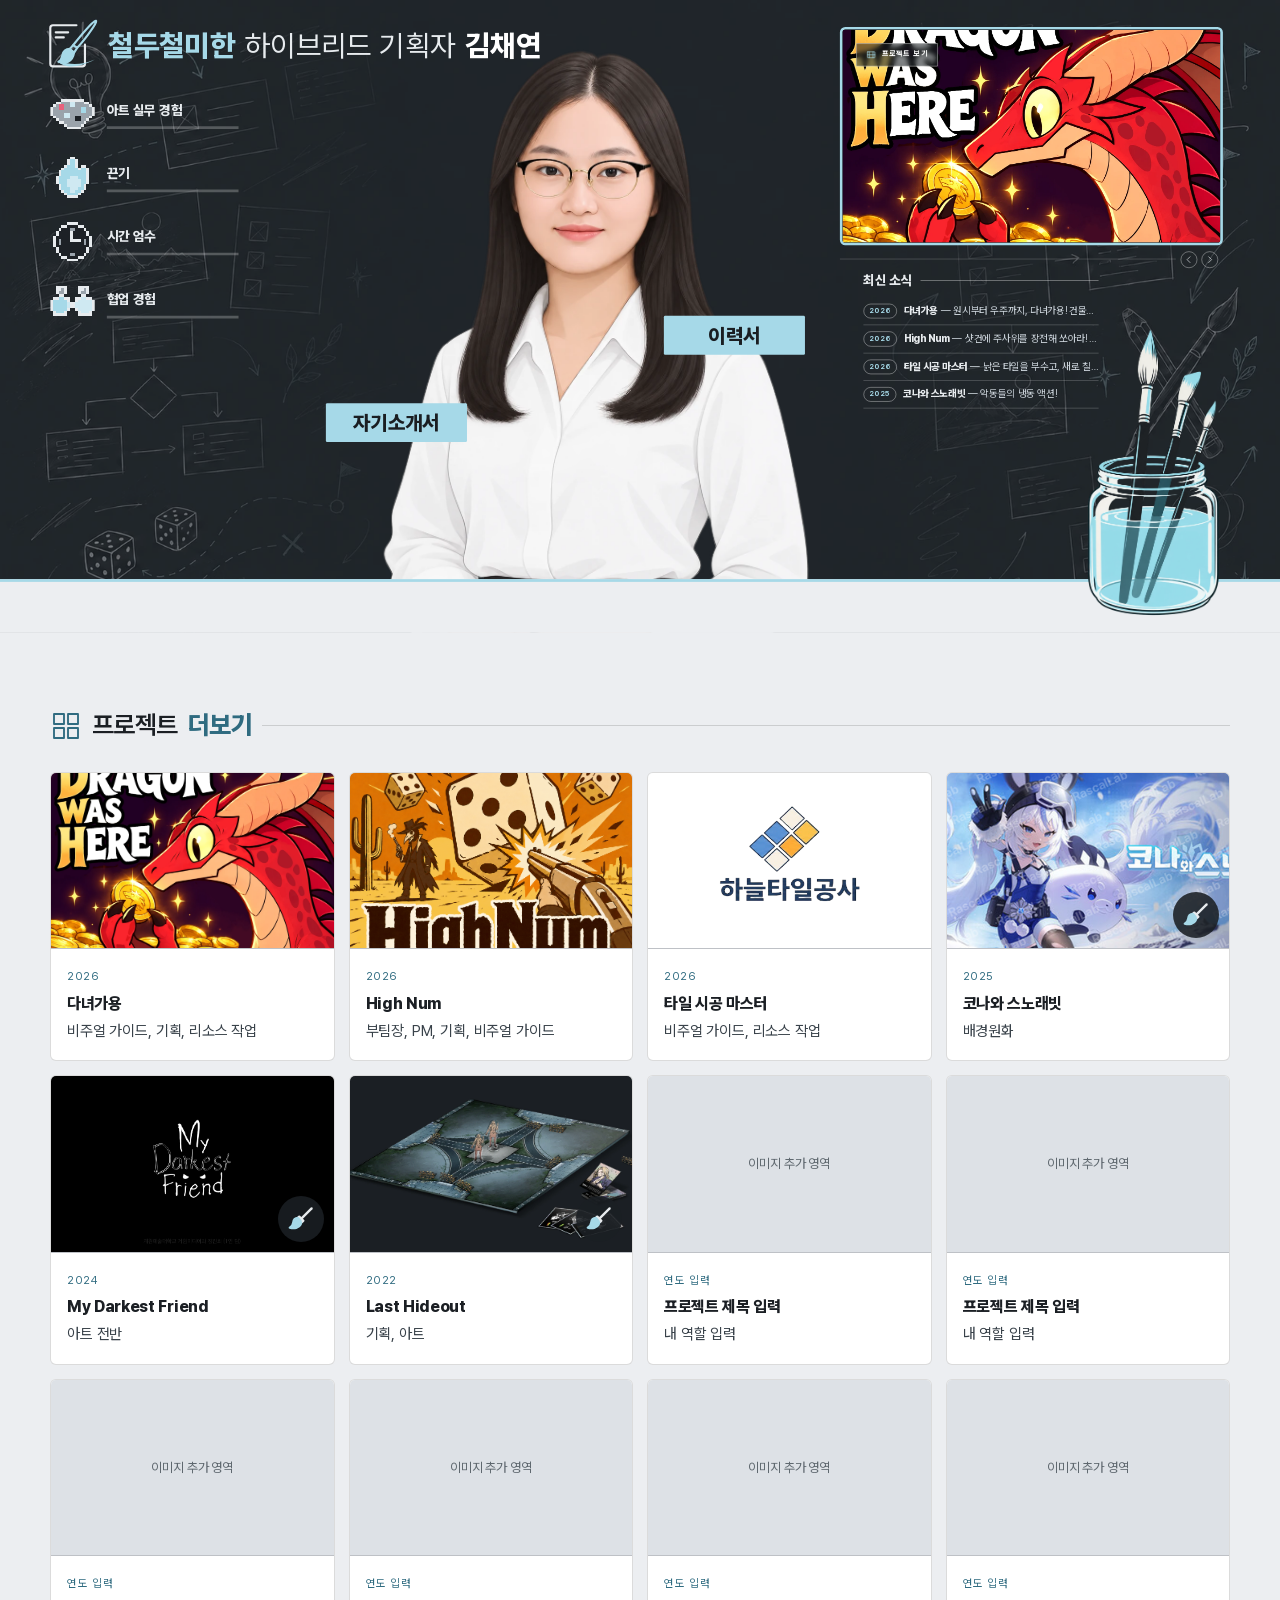
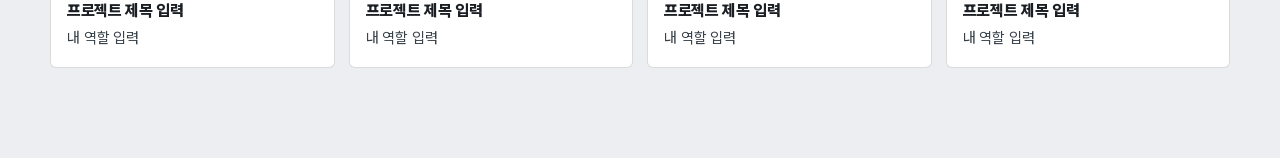
<file: index.html>
<!doctype html>
<html lang="ko">
<head>
  <meta charset="utf-8">
  <meta name="viewport" content="width=device-width,initial-scale=1,viewport-fit=cover">
  <meta name="theme-color" content="#23272c">
  <title>김채연 | 게임 기획자</title>
  <link rel="stylesheet" href="assets/style.css">
</head>
<body>
<a class="skip" href="#main">본문 바로가기</a>


<main id="main" class="hero-wrap">
  <section class="frame">
    <!-- 피그마 1905x942 캔버스를 그대로 옮긴 무대. 좌표는 assets/style.css 참고 -->
    <div class="stage-fx" id="stage-fx">
      <img class="fx-bg" src="assets/images/hero-bg.webp" alt="" aria-hidden="true">

      <div class="fx-head">
        <span class="fx-ico" data-ico="hybrid"></span>
        <p class="fx-t1">철두철미한</p>
        <p class="fx-t2">하이브리드 기획자</p>
        <p class="fx-t3">김채연</p>
      </div>

      <ul class="fx-spec" id="spec-list"></ul>

      <a class="fx-portrait" href="resume.html" aria-label="이력서 보기">
        <img src="assets/images/portrait.webp" alt="" aria-hidden="true">
      </a>
      <!-- 초상화 곁의 바로가기 상자 두 개 -->
      <a class="fx-go fx-go-cover" href="cover-letter.html">자기소개서</a>
      <a class="fx-go fx-go-resume" href="resume.html">이력서</a>
      <!-- 바닥 선 아래를 덮어 그림 밑동을 잘라 주는 띠 (피그마의 #23272c 1905x80) -->
      <div class="fx-mask"></div>
      <div class="fx-ground"></div>

      <div class="fx-screen">
        <div class="screen" id="stage"></div>
        <a class="nav-label" id="stage-link" href="project.html" data-ico="film">프로젝트 보기</a>
      </div>

      <div class="fx-rail"></div>
      <div class="fx-arrows">
        <button type="button" class="arrow" data-dir="-1" aria-label="이전 프로젝트">
          <svg viewBox="0 0 24 24" aria-hidden="true"><path d="M15 4 7 12l8 8"/></svg>
        </button>
        <button type="button" class="arrow" data-dir="1" aria-label="다음 프로젝트">
          <svg viewBox="0 0 24 24" aria-hidden="true"><path d="M9 4l8 8-8 8"/></svg>
        </button>
      </div>

      <!-- 최신 소식 — 프로젝트를 최신순으로 한 줄씩, 누르면 그 프로젝트로 -->
      <div class="fx-news">
        <h2 class="fx-news-title">최신 소식</h2>
        <ul class="fx-news-list" id="news-list"></ul>
      </div>

      <img class="fx-brush" src="assets/images/brush-jar.webp" alt="" aria-hidden="true">
      <div class="fx-panel" id="spec-panel" hidden></div>
    </div>
  </section>

  <section class="more on-light" id="projects">
    <div class="wrap">
      <h2 class="more-title" data-ico="grid">프로젝트 <b>더보기</b></h2>
      <div class="proj-grid" id="project-grid"></div>
    </div>
  </section>
</main>

<script src="assets/data.js"></script>
<script src="assets/app.js"></script>
</body>
</html>
</file>
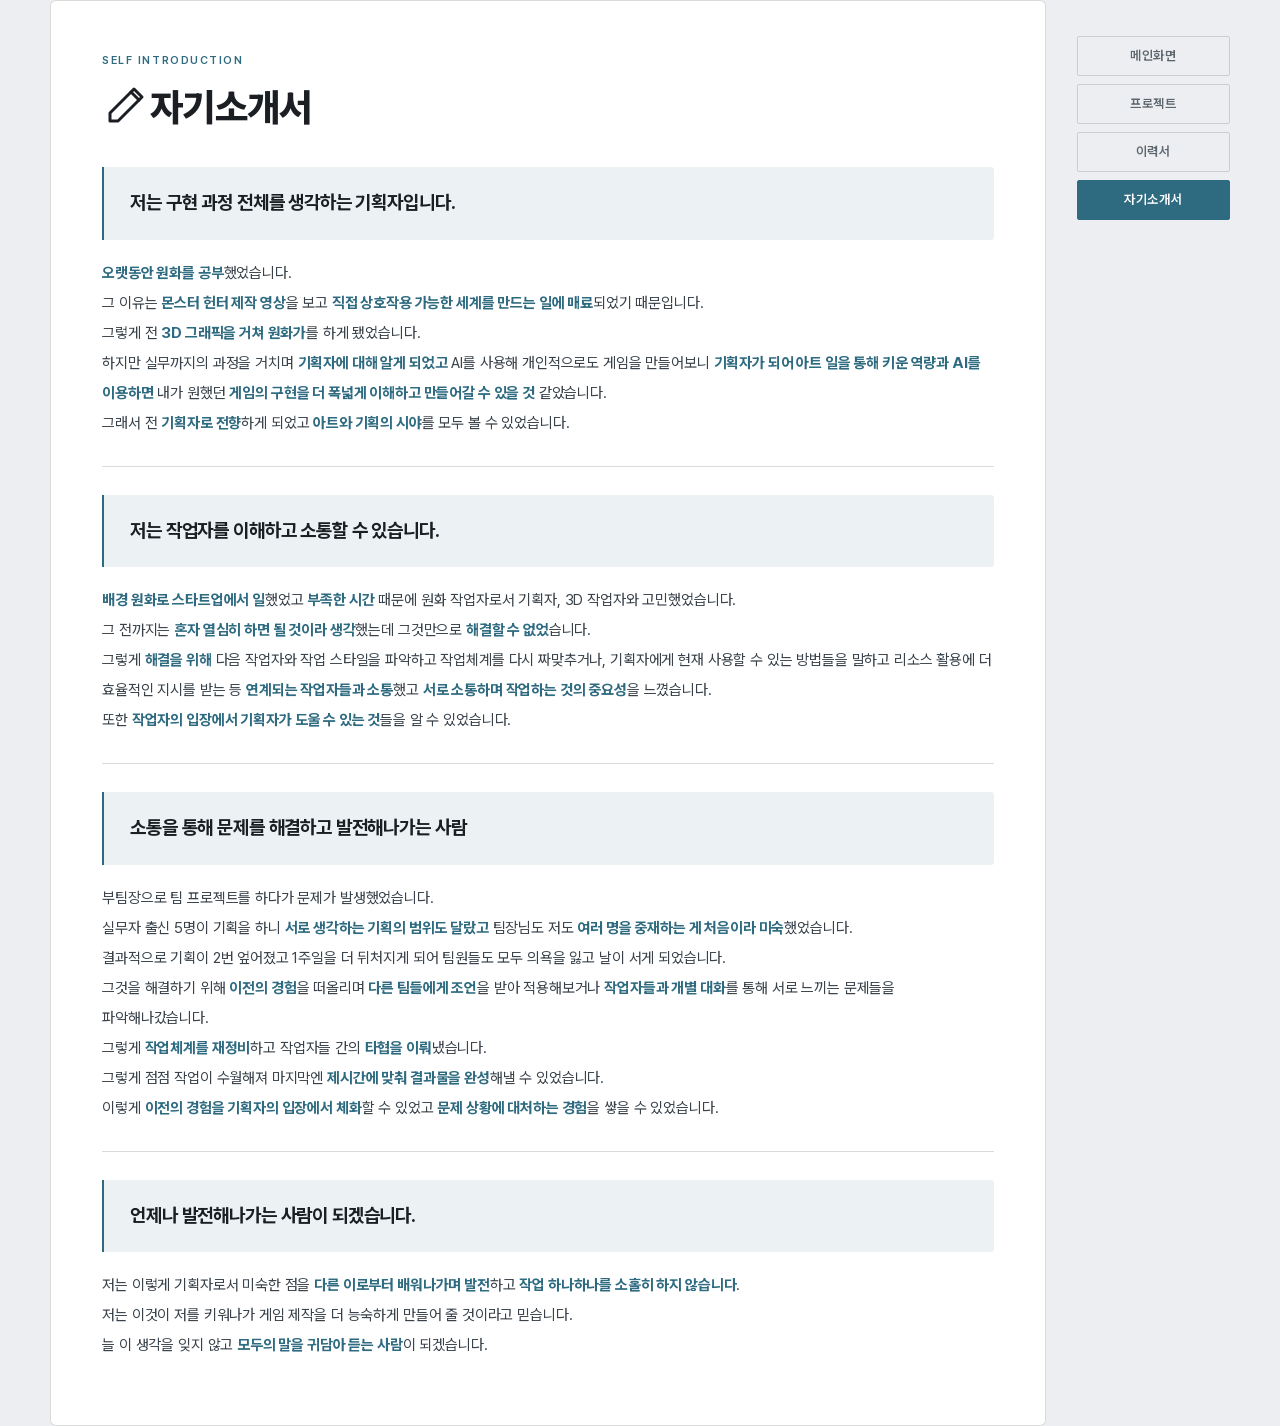
<file: cover-letter.html>
<!doctype html>
<html lang="ko">
<head>
  <meta charset="utf-8">
  <meta name="viewport" content="width=device-width,initial-scale=1,viewport-fit=cover">
  <meta name="theme-color" content="#eceef1">
  <title>자기소개서 | 김채연</title>
  <link rel="stylesheet" href="assets/style.css">
</head>
<body class="on-light">
<a class="skip" href="#main">본문 바로가기</a>


<main id="main" class="wrap page with-menu">
  <nav class="side-menu" aria-label="바로가기">
    <a href="index.html">메인화면</a>
    <a href="index.html#projects">프로젝트</a>
    <a href="resume.html">이력서</a>
    <a href="cover-letter.html" class="on">자기소개서</a>
  </nav>
  <div class="page-body">

  <article class="box cover-page">
    <p class="label">SELF INTRODUCTION</p>
    <h1 data-ico="pen">자기소개서</h1>
    <div class="cover-body" id="cover-letter-body"></div>
  </article>
  </div>
</main>

<script src="assets/data.js"></script>
<script src="assets/markdown.js"></script>
<script src="assets/app.js"></script>
</body>
</html>
</file>
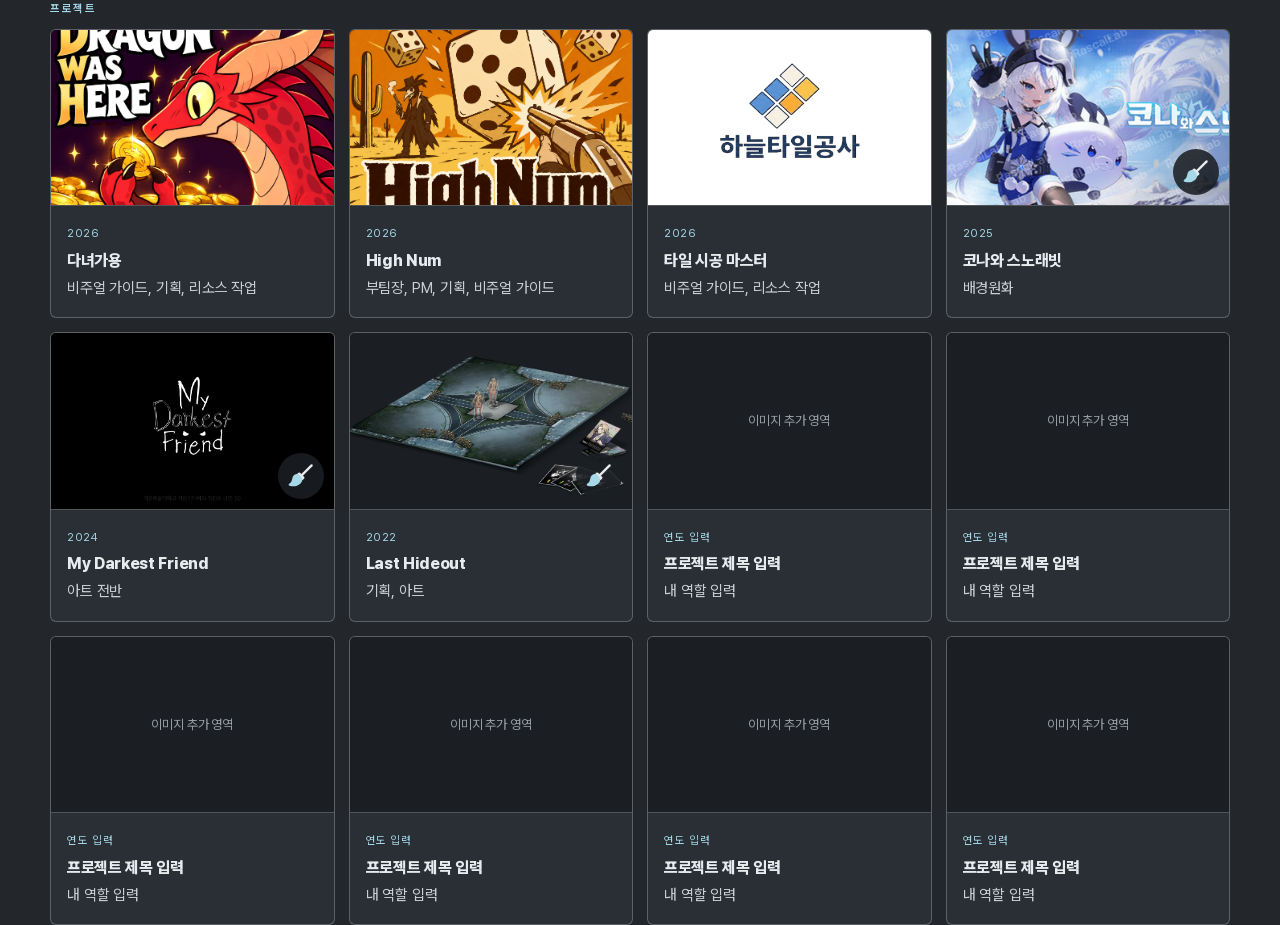
<file: portfolio.html>
<!doctype html>
<html lang="ko">
<head>
  <meta charset="utf-8">
  <meta name="viewport" content="width=device-width,initial-scale=1,viewport-fit=cover">
  <meta name="theme-color" content="#23272c">
  <title>프로젝트 | 김채연</title>
  <link rel="stylesheet" href="assets/style.css">
</head>
<body>
<a class="skip" href="#main">본문 바로가기</a>


<main id="main" class="wrap page">
  <p class="label">프로젝트</p>
  <div class="proj-grid" id="project-grid"></div>
</main>

<script src="assets/data.js"></script>
<script src="assets/app.js"></script>
</body>
</html>
</file>
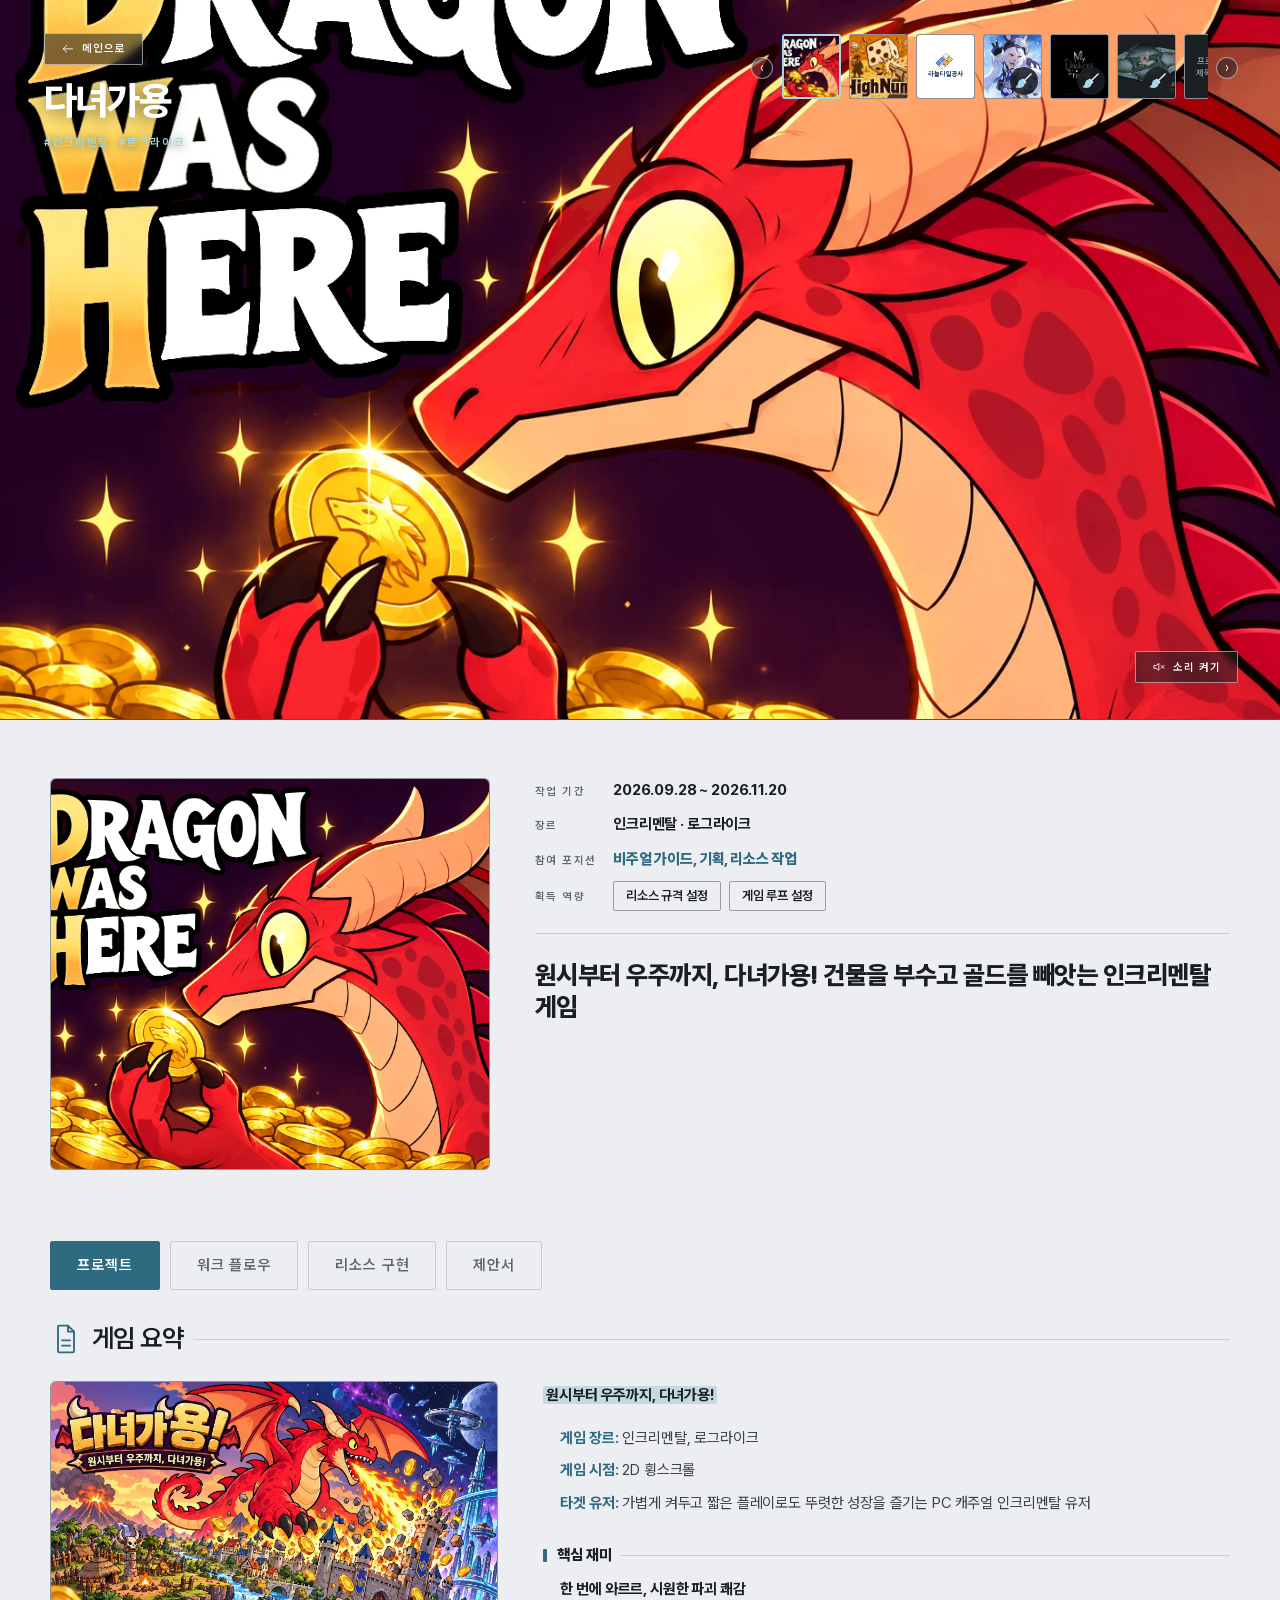
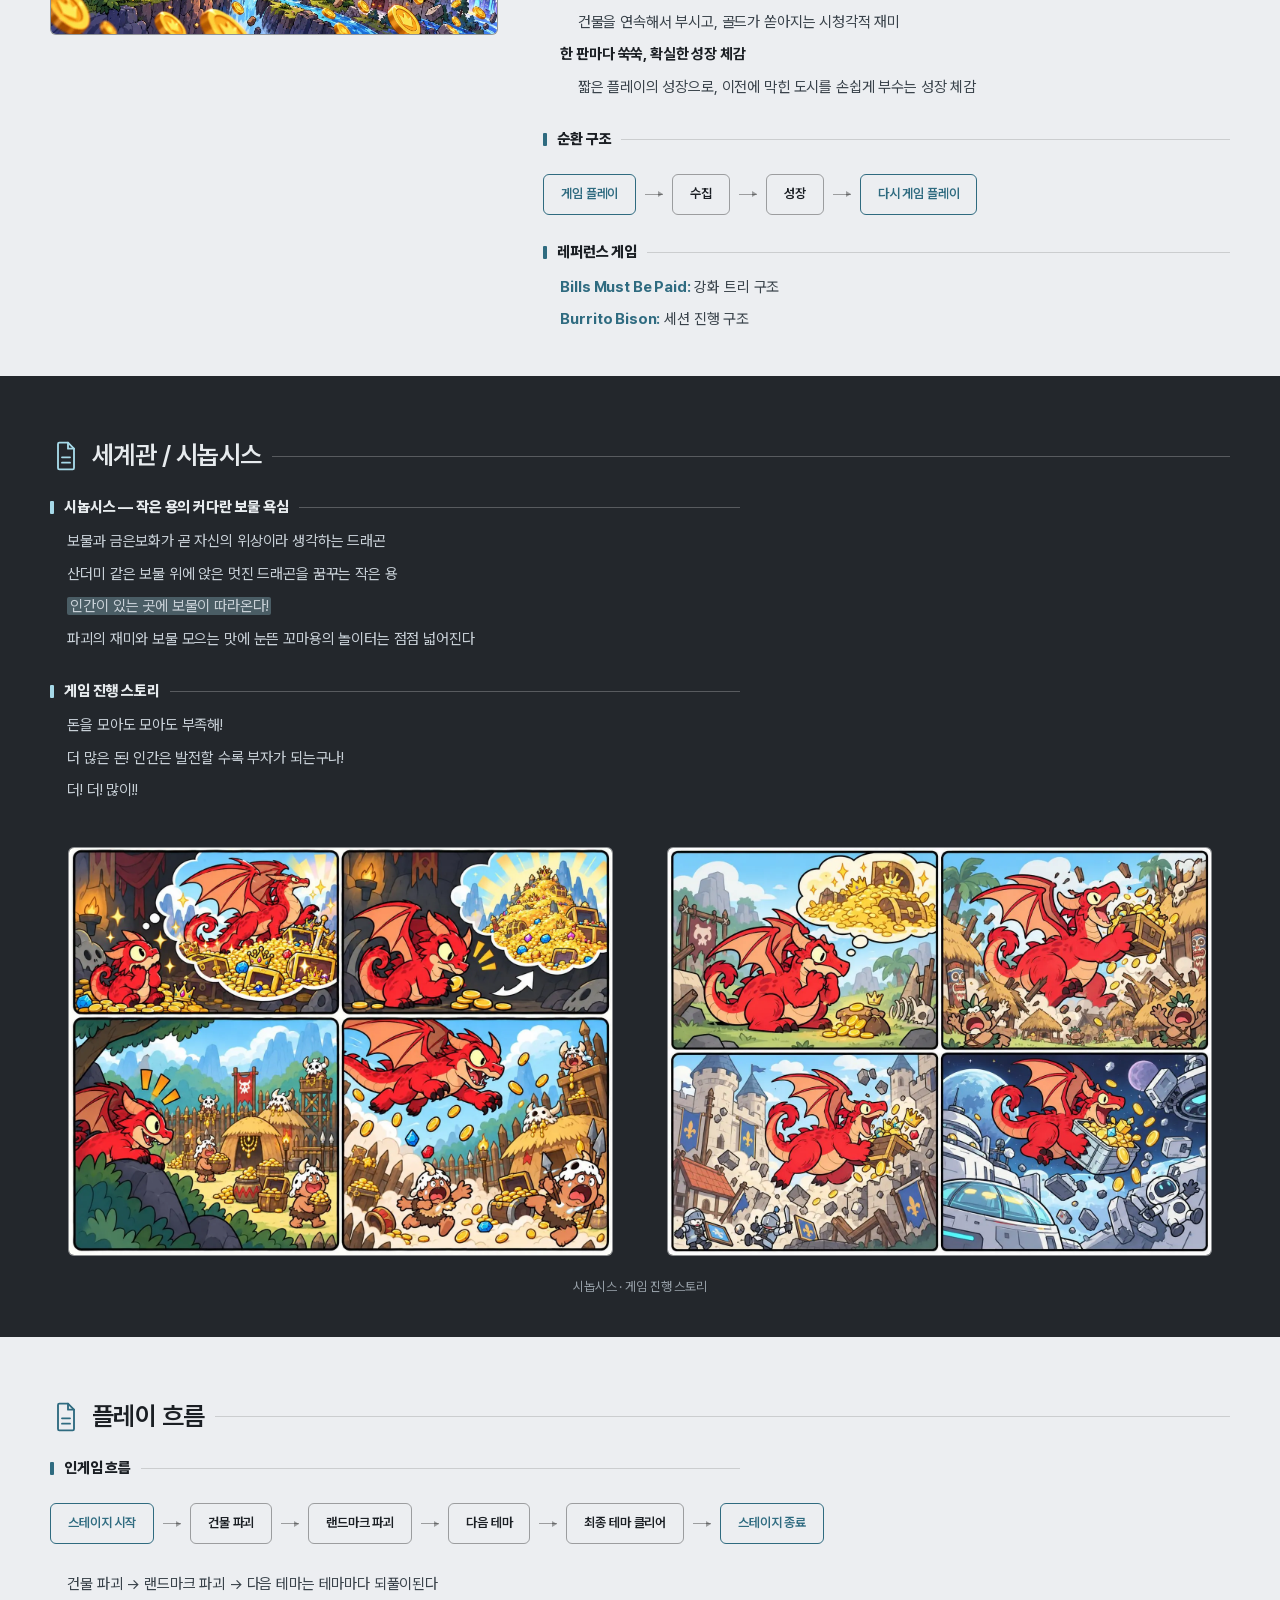
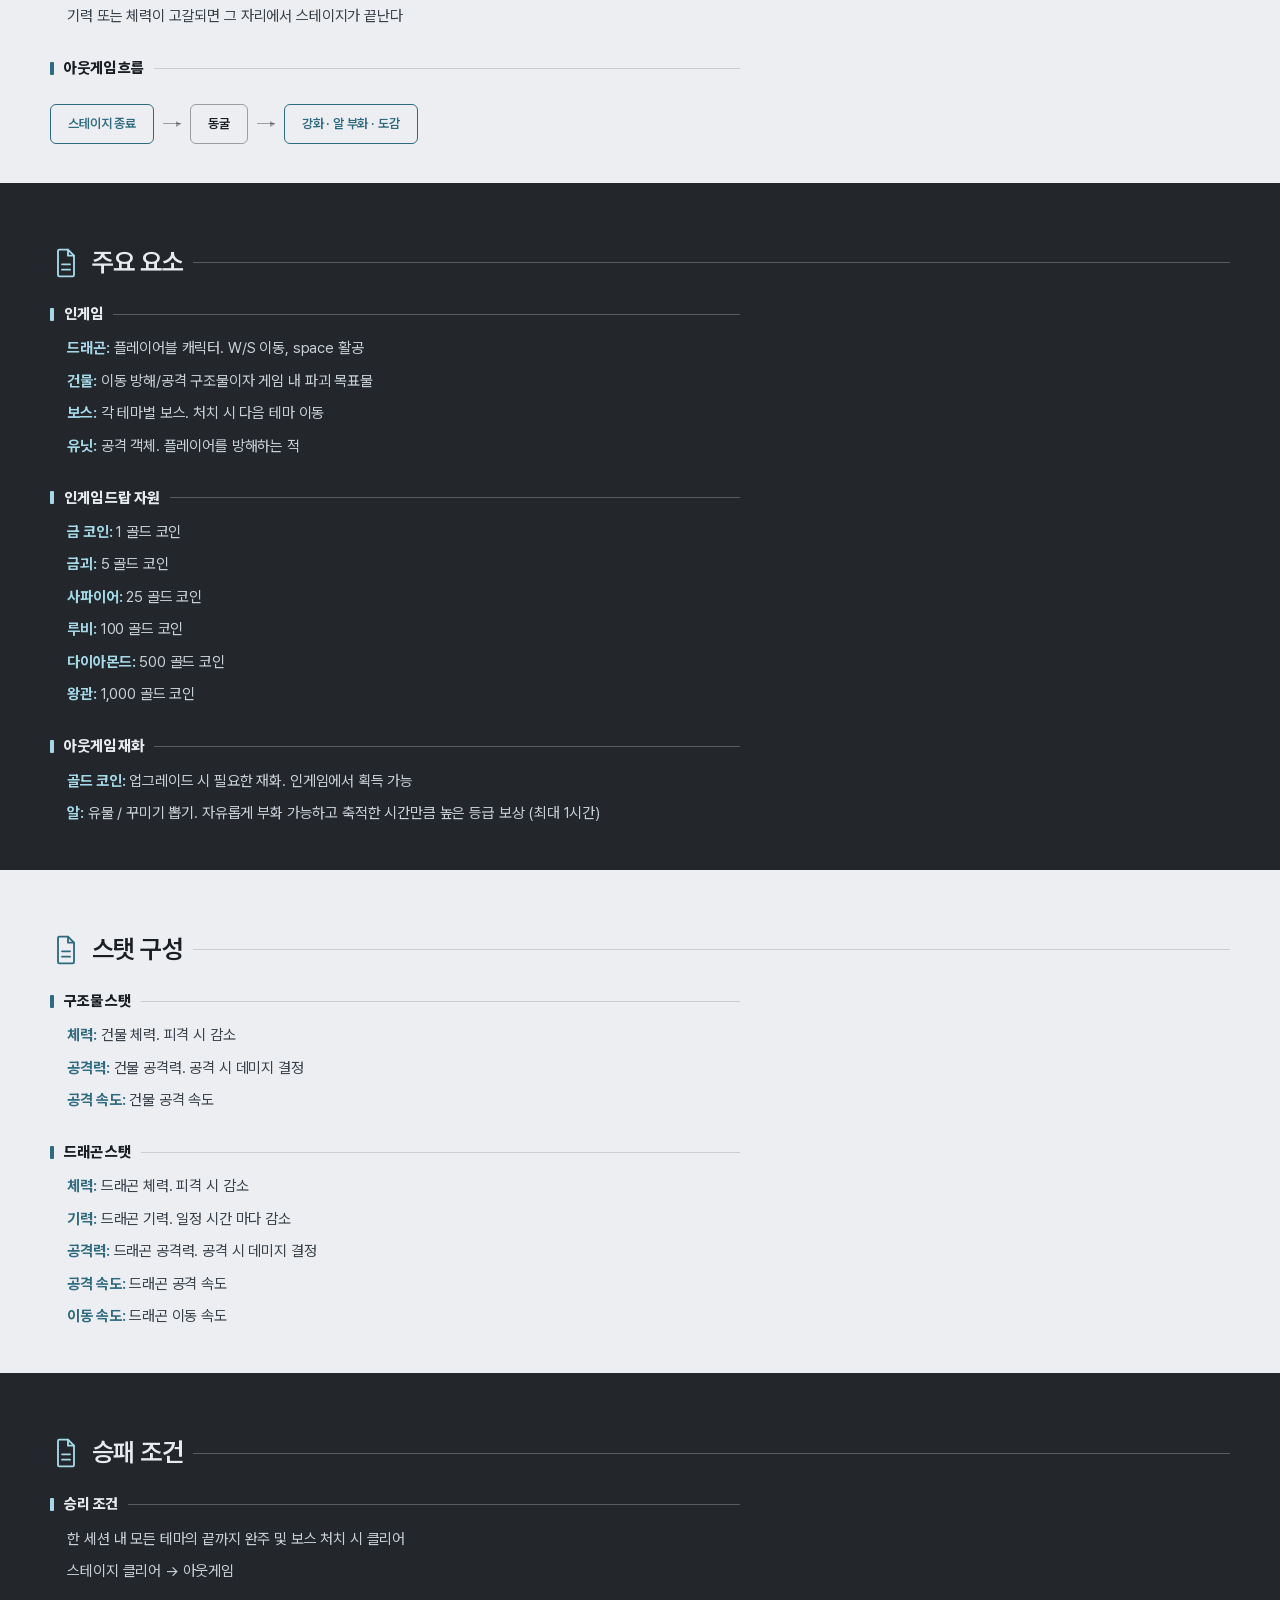
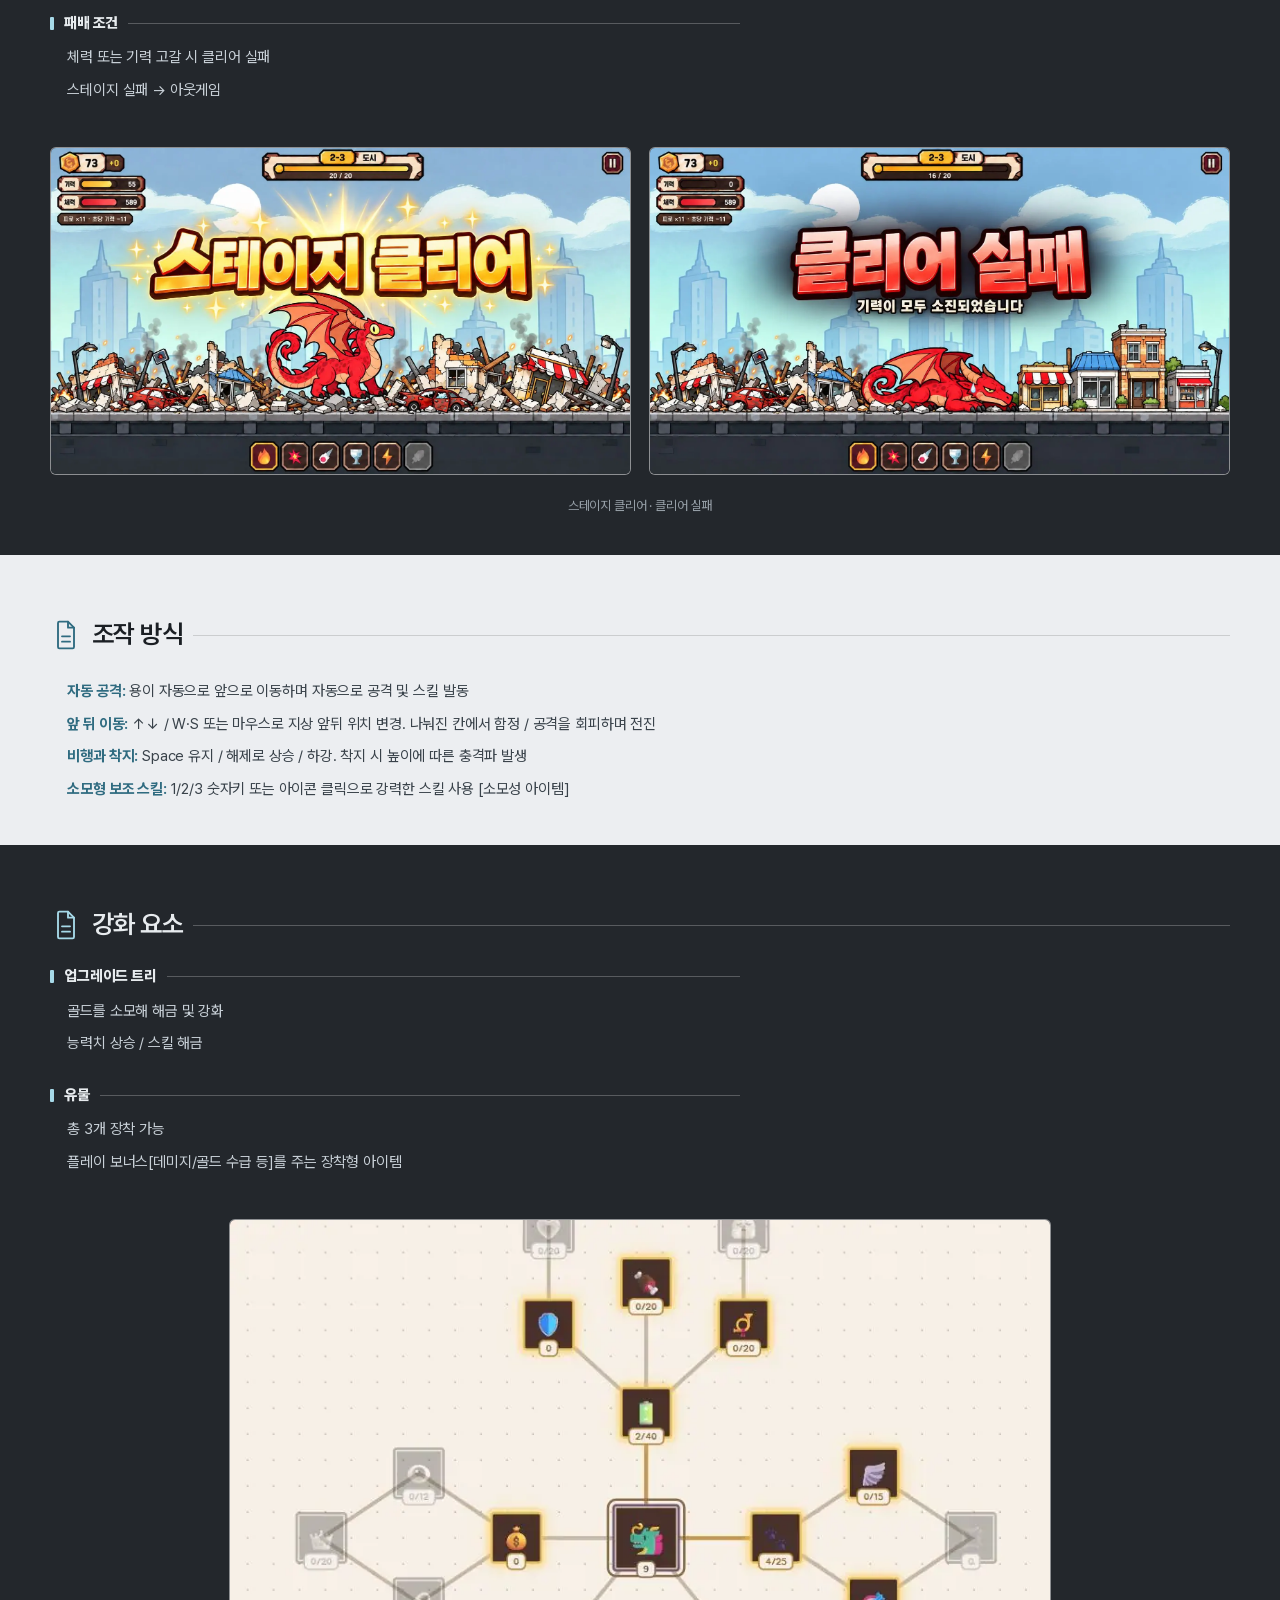
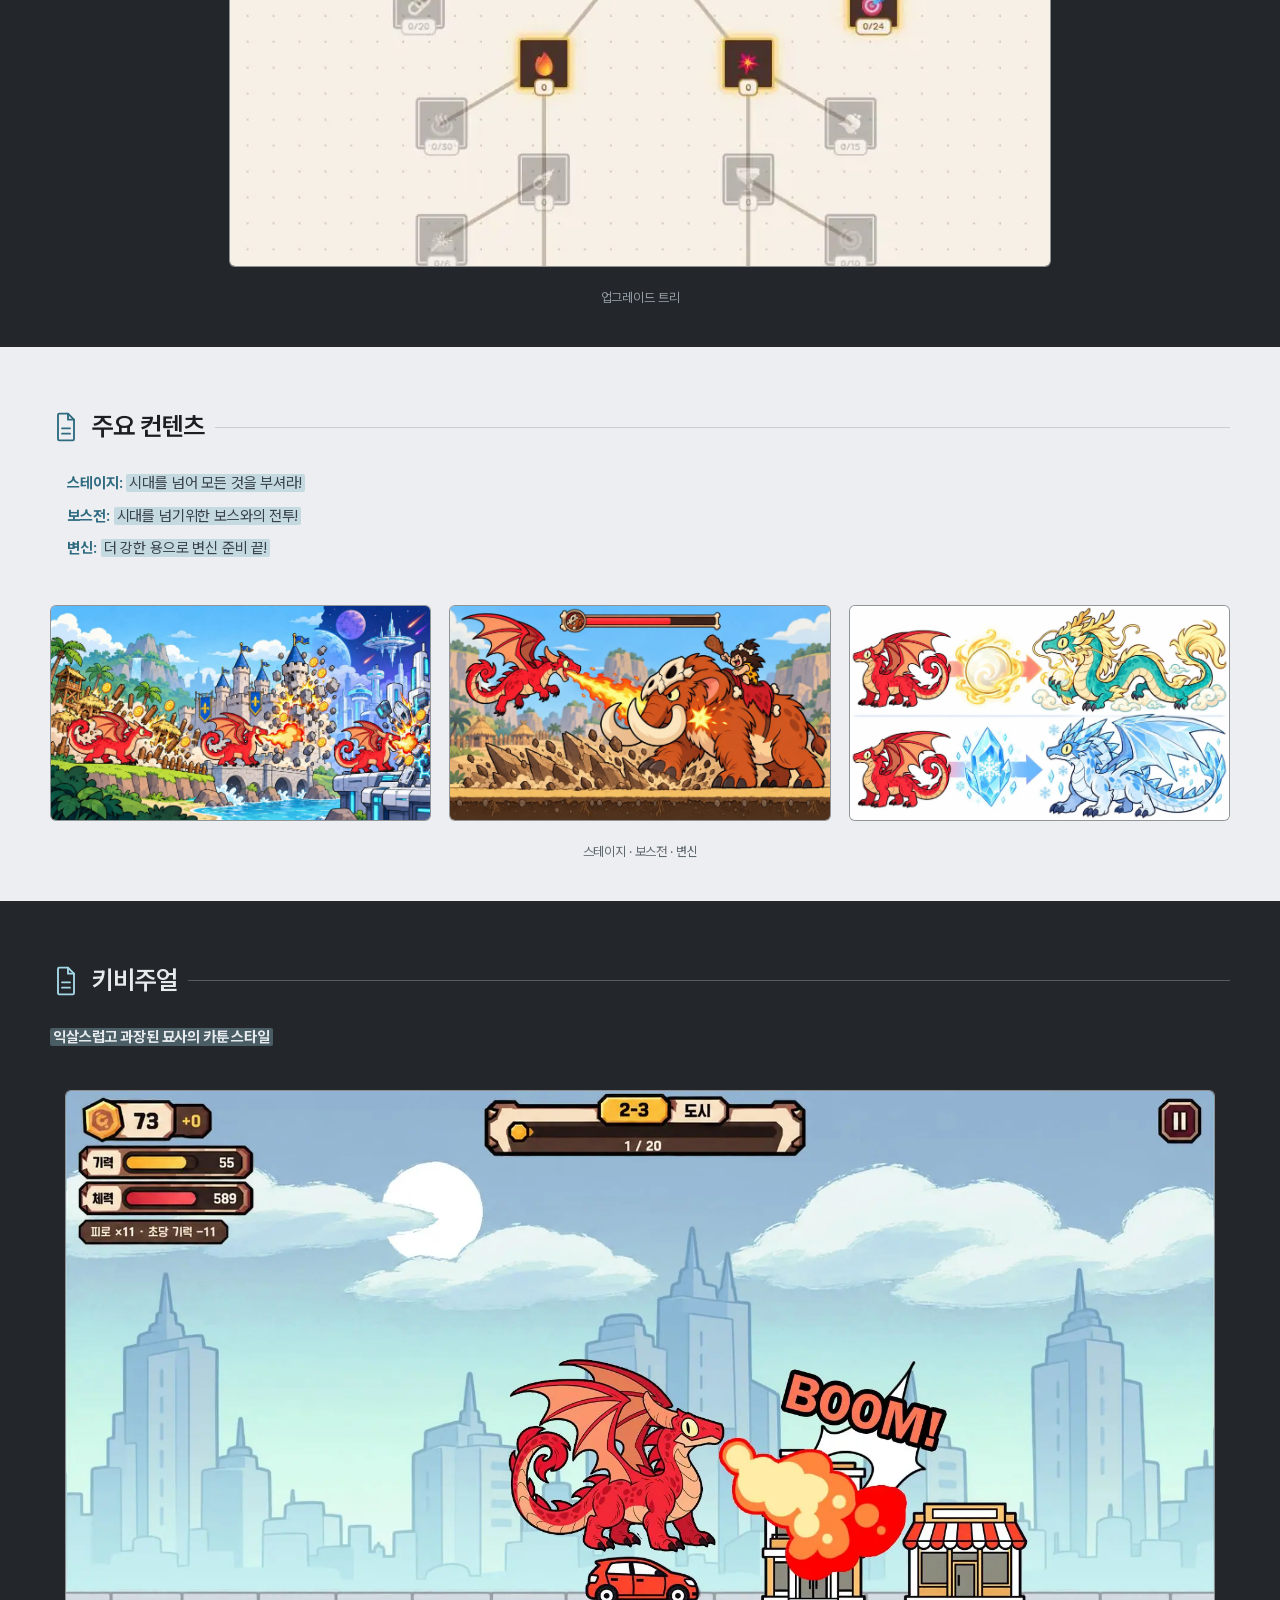
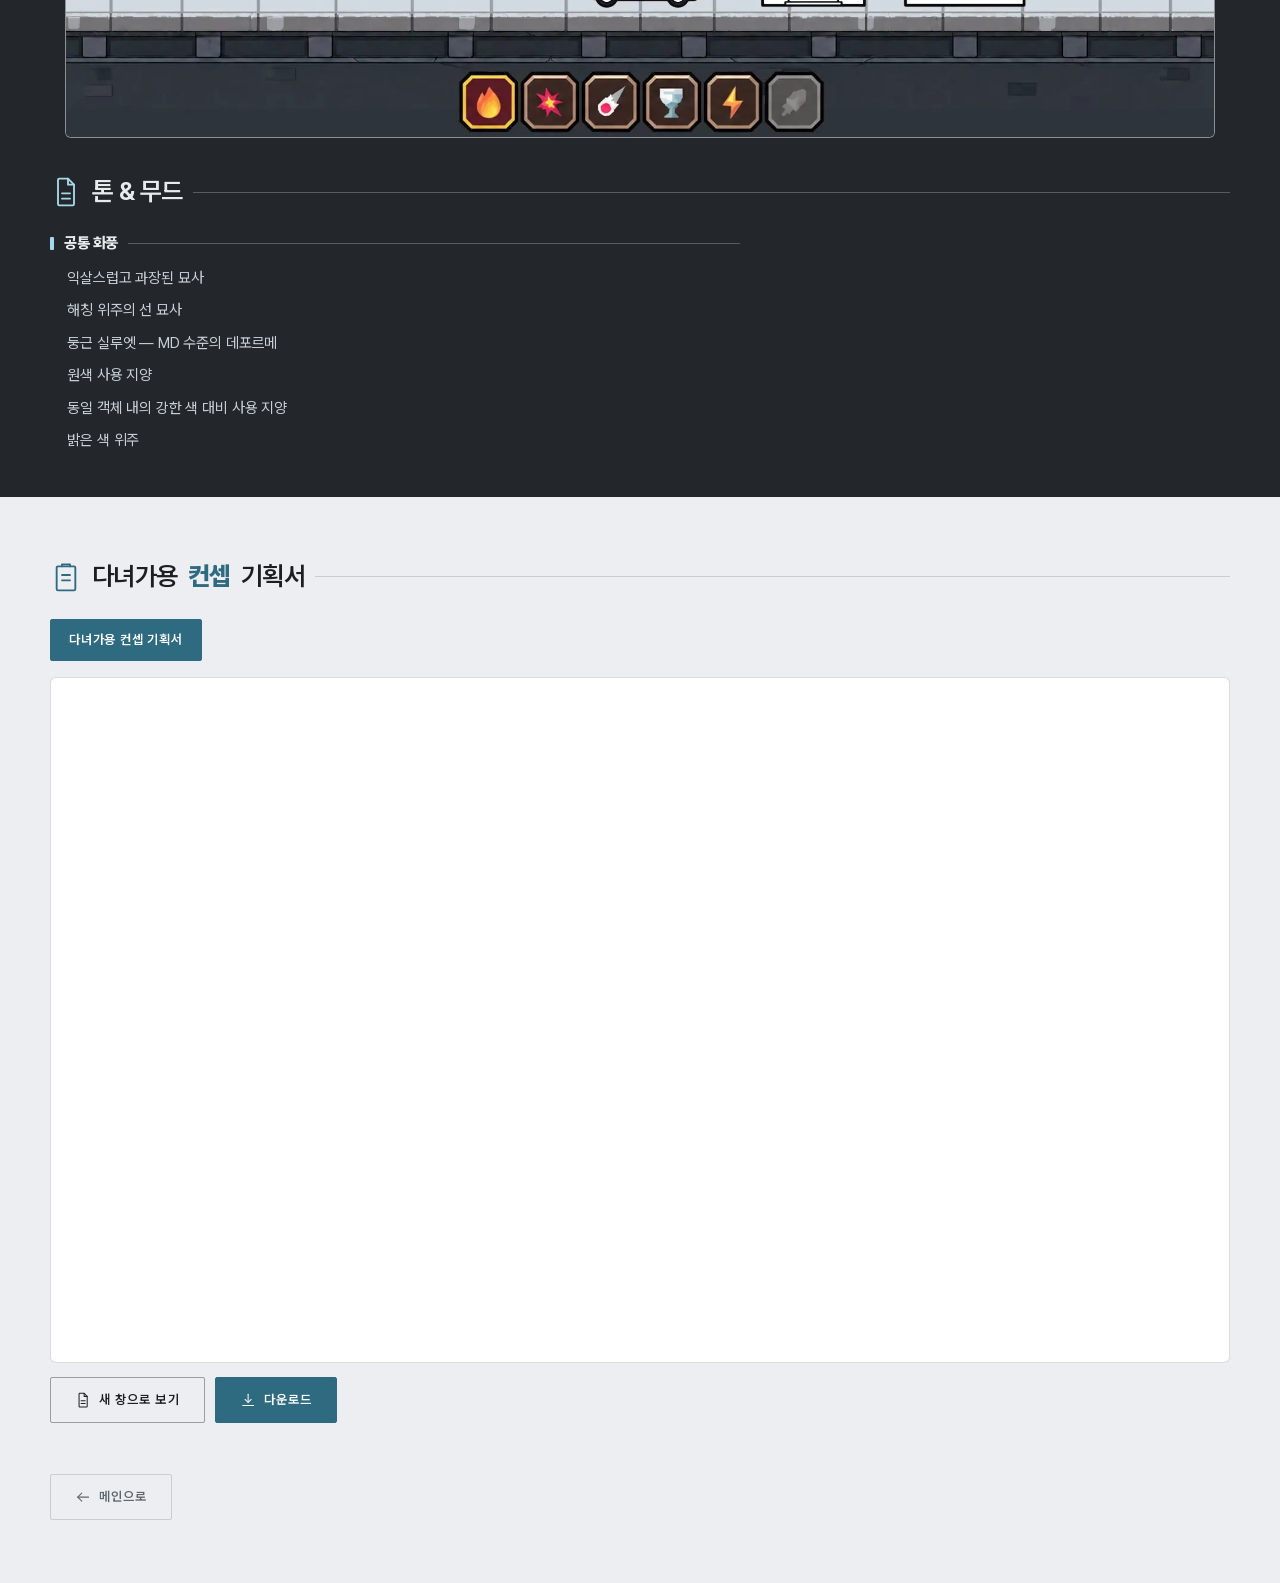
<file: project.html>
<!doctype html>
<html lang="ko">
<head>
  <meta charset="utf-8">
  <meta name="viewport" content="width=device-width,initial-scale=1,viewport-fit=cover">
  <meta name="theme-color" content="#23272c">
  <title>프로젝트 | 김채연</title>
  <link rel="stylesheet" href="assets/style.css">
</head>
<body class="pj-page">
<a class="skip" href="#main">본문 바로가기</a>


<main id="main">
  <article id="project"></article>
</main>

<script src="assets/data.js"></script>
<script src="assets/sheets.js"></script>
<script src="assets/markdown.js"></script>
<script src="assets/app.js"></script>
</body>
</html>
</file>
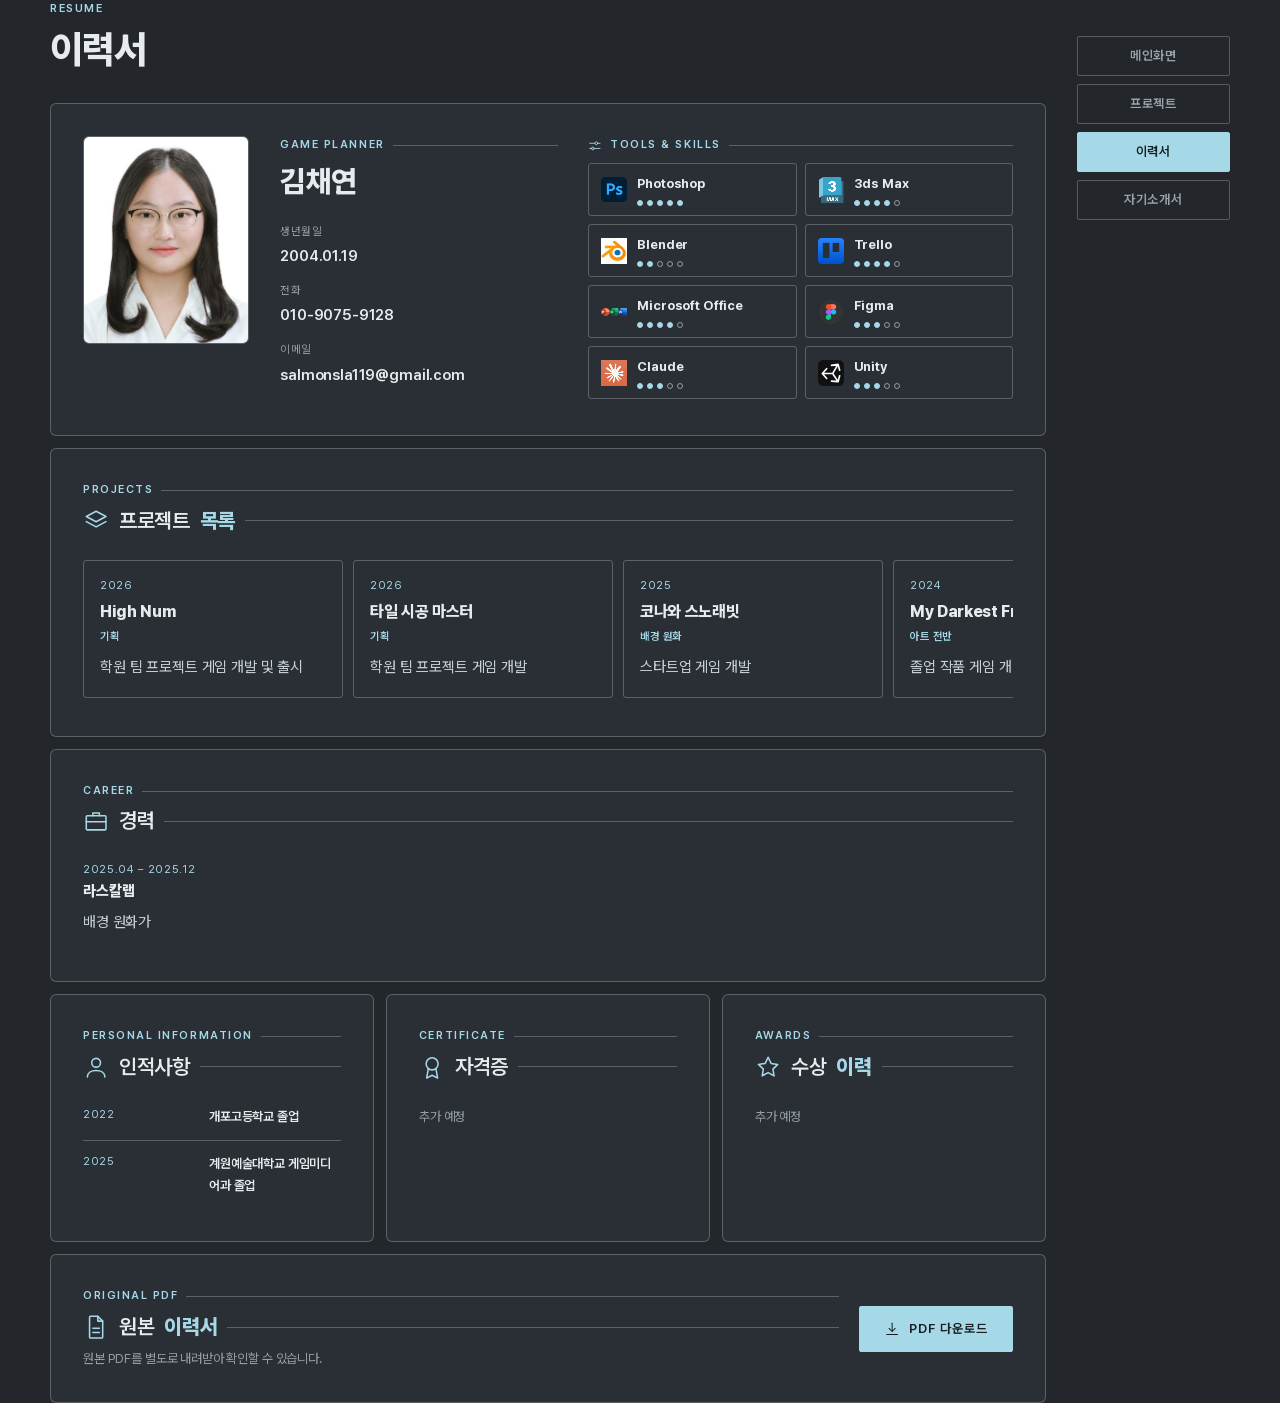
<file: resume.html>
<!doctype html>
<html lang="ko">
<head>
  <meta charset="utf-8">
  <meta name="viewport" content="width=device-width,initial-scale=1,viewport-fit=cover">
  <meta name="theme-color" content="#23272c">
  <title>이력서 | 김채연</title>
  <link rel="stylesheet" href="assets/style.css">
</head>
<body>
<a class="skip" href="#main">본문 바로가기</a>


<main id="main" class="wrap page with-menu">
  <nav class="side-menu" aria-label="바로가기">
    <a href="index.html">메인화면</a>
    <a href="index.html#projects">프로젝트</a>
    <a href="resume.html" class="on">이력서</a>
    <a href="cover-letter.html">자기소개서</a>
  </nav>
  <div class="page-body">

  <header class="page-head">
    <div><p class="label">RESUME</p><h1>이력서</h1></div>
  </header>

  <section class="box resume-profile">
    <img src="assets/profile.jpg" alt="김채연 프로필 사진">
    <div class="profile-copy">
      <p class="rs-sub">GAME PLANNER</p>
      <h2>김채연</h2>
      <dl class="rs-dl">
        <div><dt>생년월일</dt><dd>2004.01.19</dd></div>
        <div><dt>전화</dt><dd><a href="tel:01090759128">010-9075-9128</a></dd></div>
        <div><dt>이메일</dt><dd><a href="mailto:salmonsla119@gmail.com">salmonsla119@gmail.com</a></dd></div>
      </dl>
    </div>
    <div class="skill-panel">
      <p class="rs-sub" data-ico="tool">TOOLS &amp; SKILLS</p>
      <div class="skill-grid" id="rs-skills"></div>
    </div>
  </section>

  <section class="box rs-block">
    <p class="rs-sub">PROJECTS</p><h2 data-ico="layers">프로젝트 <b>목록</b></h2>
    <div class="rs-rail" id="rs-projects" tabindex="0" aria-label="프로젝트 목록, 좌우로 넘길 수 있습니다"></div>
  </section>

  <section class="box rs-block">
    <p class="rs-sub">CAREER</p><h2 data-ico="case">경력</h2>
    <ul class="rs-list" id="rs-careers"></ul>
  </section>

  <div class="mini-row">
    <section class="box rs-block"><p class="rs-sub">PERSONAL INFORMATION</p><h2 data-ico="user">인적사항</h2><div id="rs-personal"></div></section>
    <section class="box rs-block"><p class="rs-sub">CERTIFICATE</p><h2 data-ico="badge">자격증</h2><p class="rs-empty">추가 예정</p></section>
    <section class="box rs-block"><p class="rs-sub">AWARDS</p><h2 data-ico="award">수상 <b>이력</b></h2><p class="rs-empty">추가 예정</p></section>
  </div>

  <section class="box rs-download">
    <div><p class="rs-sub">ORIGINAL PDF</p><h2 data-ico="doc">원본 <b>이력서</b></h2><p class="rs-empty">원본 PDF를 별도로 내려받아 확인할 수 있습니다.</p></div>
    <a class="btn" href="assets/kim-chaeyeon-resume.pdf" download data-ico="down">PDF 다운로드</a>
  </section>
  </div>
</main>

<script src="assets/data.js"></script>
<script src="assets/app.js"></script>
</body>
</html>
</file>
<file: assets/style.css>
@font-face{font-family:Pretendard;src:url('PretendardVariable.woff2') format('woff2');font-weight:100 900;font-style:normal;font-display:swap}

/* ===== 색·치수 =====
   어두운 차콜 바탕 + 가는 선 + 연한 하늘색 포인트.
   면을 칠하기보다 1px 선과 여백으로 나눈다. 색은 전부 여기서만 고칩니다. */
:root{
  --bg:#23272c;        /* 페이지 배경 */
  --bg-2:#1d2126;      /* 한 단계 더 어두운 띠 */
  --box:#2a2f35;       /* 상자 */
  --screen:#1b1f24;    /* 영상·이미지 칸 바탕 */
  --accent:#a6d9e8;    /* 포인트 하늘색 */
  --accent-ink:#1a1e22;/* 하늘색 바탕 위 글자 */
  --rose:#e8617b;      /* 아주 작게만 쓰는 분홍 (해결 과정 화살표) */
  --accent-soft:#cfe9f2;/* 하늘색보다 옅은 톤 (도트 아이콘 안쪽) */
  --light-bg:#eceef1;  /* 밝은 구역 배경 — 어두운 구역에서 이 색을 써야 할 때도 여기서 가져간다 */
  --mark:rgba(166,217,232,.30); /* 형광펜 (==글== 과 인용) */
  --read:#c8d0d7;      /* 읽는 글(본문) — 보조색보다 또렷하게 */
  --text:#e7ebee;      /* 본문 글자 */
  --sub:#9aa3ab;       /* 보조 글자 */
  --dim:#959ea6;       /* 흐린 글자·안내 */
  --line:rgba(255,255,255,.24);   /* 가는 선 */
  --line-2:rgba(255,255,255,.5);  /* 조금 더 또렷한 선 */
  --radius:6px;
  --radius-lg:8px;
  --max:1180px;
  --side:max(20px,env(safe-area-inset-left));
  /* 글씨 크기 — 큰 제목 하나만 크고 나머지는 작게 */
  --fs-label:11px;
  --fs-small:13px;
  --fs-body:15px;
  --fs-lead:16px;
  --fs-h2:clamp(19px,2vw,30px);
  --fs-h1:clamp(25px,3vw,44px);
  --fs-hero:clamp(22px,2.9vw,46px);
  --ls:.14em;          /* 작은 라벨 자간 */
}

*{box-sizing:border-box}
html{scroll-behavior:smooth;-webkit-text-size-adjust:100%;text-size-adjust:100%;overflow-x:hidden;background:var(--bg)}
body{margin:0;background:var(--bg);color:var(--text);
  font-family:Pretendard,-apple-system,BlinkMacSystemFont,"Apple SD Gothic Neo",sans-serif;
  font-size:var(--fs-body);letter-spacing:-.01em;line-height:1.7}
img{max-width:100%}
a{color:inherit;text-decoration:none}
button{font:inherit;color:inherit}
h1,h2,h3{margin:0;line-height:1.25;letter-spacing:-.02em}
p{margin:0}
ul{margin:0;padding:0;list-style:none}

.wrap{width:min(calc(100% - 2 * var(--side)),var(--max));margin-inline:auto}
.skip{position:absolute;left:-9999px}
.skip:focus{left:16px;top:16px;z-index:50;padding:10px 14px;background:var(--accent);color:var(--accent-ink)}

/* ===== 섹션 이름표 — 작은 라벨 ===== */
.label{margin:0 0 10px;color:var(--accent);font-size:var(--fs-label);font-weight:600;
  letter-spacing:var(--ls);text-transform:uppercase}

/* ===== 공통 상자 — 면이 아니라 가는 선으로 ===== */
.panel{padding:clamp(18px,4vw,48px);border:1px solid var(--line);border-radius:var(--radius-lg);
  background:var(--bg-2)}
.box{border:1px solid var(--line);border-radius:var(--radius);background:var(--box)}

/* ===== 밝은 구역 =====
   레퍼런스처럼 어두운 구역과 번갈아 쓴다. 변수만 뒤집으므로
   안에 있는 상자·선·버튼은 따로 고칠 필요가 없다. */
.on-light{
  --bg:var(--light-bg);
  --bg-2:#e3e6ea;
  --box:#ffffff;
  --screen:#dde1e6;
  --accent:#2f6b80;
  --accent-ink:#ffffff;
  --text:#1b1f24;
  --sub:#5d666e;
  --dim:#5f686f;
  --line:rgba(0,0,0,.14);
  --line-2:rgba(0,0,0,.34);
  --mark:rgba(62,140,164,.22);
  --read:#39424a;
  background:var(--bg);
  color:var(--text);
}
body.on-light{background:var(--bg)}

/* ===== 벡터 아이콘 =====
   전부 선 아이콘. 글자 크기를 따라가고 색은 글자색을 따른다. */
.ico{flex:0 0 auto;width:1.25em;height:1.25em;fill:none;stroke:currentColor;
  stroke-width:1.5;stroke-linecap:round;stroke-linejoin:round;vertical-align:-.2em}
/* 아이콘 안에서 포인트 색을 쓰는 부분 — 선은 .a, 면은 .fill-a, 선 없는 면은 .no-line */
.ico .a{stroke:var(--accent)}
.ico .fill-a{fill:var(--accent)}
.ico .no-line{stroke:none}

/* ===== 섹션 제목 — 아이콘 + 글자 + 끝까지 이어지는 가는 선 ===== */
.sec-title,.pj-solve-title,.pj-extra h2,.rs-block h2,.rs-download h2,.more-title{
  display:flex;align-items:center;gap:10px;width:100%;
  margin:0 0 clamp(16px,2.2vw,26px);font-size:var(--fs-h2);font-weight:700;color:var(--text)}
.sec-title:after,.pj-solve-title:after,.pj-extra h2:after,
.rs-block h2:after,.rs-download h2:after,.more-title:after{
  content:"";flex:1 1 auto;height:1px;min-width:24px;background:var(--line)}
.sec-title .ico,.pj-solve-title .ico,.pj-extra h2 .ico,
.rs-block h2 .ico,.rs-download h2 .ico,.more-title .ico{color:var(--accent);stroke-width:1.4}
/* 한 줄 안에서 굵기와 색을 바꿔 발랄하게 */
.sec-title,.pj-solve-title,.pj-extra h2,.rs-block h2,.rs-download h2,.more-title{font-weight:600}
.sec-title b,.pj-solve-title b,.pj-extra h2 b,
.rs-block h2 b,.rs-download h2 b,.more-title b{color:var(--accent);font-weight:800}

/* ===== 공통 버튼 ===== */
.btn{display:inline-flex;align-items:center;justify-content:center;gap:8px;min-height:42px;padding:11px 24px;
  border:1px solid var(--line-2);border-radius:2px;background:transparent;color:var(--text);
  font-size:var(--fs-small);font-weight:600;letter-spacing:.08em;cursor:pointer;
  transition:border-color .15s ease,color .15s ease,background .15s ease}
.btn{border-color:var(--accent);background:var(--accent);color:var(--accent-ink)}
.btn:hover{background:transparent;color:var(--accent)}
.btn.ghost{border-color:var(--line-2);background:transparent;color:var(--text)}
.btn.ghost:hover{border-color:var(--accent);color:var(--accent)}

/* ========== 메인 — 피그마 좌표 그대로 ==========
   1905x942 캔버스에 요소를 절대 좌표로 놓고, 화면 폭에 맞춰 통째로 축소한다.
   (--k 는 app.js 가 '칸 너비 ÷ 1905' 로 넣는다) */
.hero-wrap{padding:0}
.frame{position:relative;overflow:hidden;background:var(--bg);
  height:calc(942px * var(--k,1))}
.stage-fx{position:absolute;left:0;top:0;width:1905px;height:942px;
  transform:scale(var(--k,1));transform-origin:0 0}
.stage-fx>*{position:absolute;margin:0}
/* 맨 뒤에 깔리는 손그림 배경 (-1,0) 1908x1074 */
/* 손그림 배경 — 피그마에서 채우기 투명도 43%, 1908x1074 꽉 채움(FILL).
   img{max-width:100%} 때문에 캔버스보다 넓은 그림이 잘리므로 풀어 준다 */
.fx-bg{left:-1px;top:0;width:1908px;max-width:none;height:1074px;object-fit:cover;
  opacity:.43;pointer-events:none;user-select:none}

/* 제목 줄 — 아이콘(66,25) + 글자 3개 */
.fx-head{left:66px;top:25px;display:flex;align-items:center;gap:14px}
.fx-head .ico{width:81px;height:81px}
.fx-head p{font-size:44px;line-height:1.2;white-space:nowrap}
.fx-t1{color:var(--accent);font-weight:800}
.fx-t2{color:var(--text);font-weight:400}
.fx-t3{color:#fff;font-weight:800}

/* 특기 사항 목록 (75,139) — 항목 간격 94px */
.fx-spec{left:75px;top:139px;display:flex;flex-direction:column;gap:28px}
.spec-item{display:flex;align-items:flex-start;gap:18px;width:280px;height:66px;
  padding:0;border:0;background:none;color:var(--text);text-align:left;cursor:pointer;
  transition:color .15s ease}
/* 아이콘 칸(66x66) — 배경 없이 도트 아이콘만 */
.spec-ico{display:block;flex:0 0 auto;width:66px;height:66px;background:none}
.spec-ico .pixel{width:66px}
.spec-name{flex:1 1 auto;padding:13px 0 12px;border-bottom:4px solid var(--line);
  font-size:20px;font-weight:800;line-height:24px;white-space:nowrap}
.spec-item:hover,.spec-item.on{color:var(--accent)}
.spec-item:hover .spec-name,.spec-item.on .spec-name{border-bottom-color:var(--accent)}

/* 설명판 (383, 세로는 고른 특기 항목에 맞춰 --py 로 움직인다) + 왼쪽 꼬리.
   꼬리 top 은 모서리 반지름(22)보다 아래여야 패널 본체에 붙는다.
   위에 두면 둥근 모서리 옆에 떠서 떨어져 보인다 */
.fx-panel{left:383px;top:var(--py,139px);width:315px;padding:22px;border-radius:22px;
  background:var(--accent);color:var(--accent-ink)}
.fx-panel:before{content:"";position:absolute;left:-27px;top:24px;
  width:0;height:0;border:9.5px solid transparent;border-right:28px solid var(--accent);border-left:0}
.fx-panel .spec-eyebrow{color:rgba(26,30,34,.6);font-size:11px;font-weight:700;letter-spacing:.14em}
.fx-panel h3{margin:8px 0;font-size:16px;font-weight:800;line-height:19px}
.fx-panel .spec-detail{font-size:12px;line-height:14px}

/* 영상 (1250,40) 570x325 */
.fx-screen{left:1250px;top:40px;width:570px;height:325px;overflow:hidden;
  border:4px solid var(--accent);border-radius:8px;background:#000}
.screen{position:absolute;inset:0;overflow:hidden;background:var(--screen)}
.screen-media{position:absolute;inset:0;display:block;overflow:hidden}
/* 16:9 영상을 칸에 꽉 차게 덮는다 */
.screen-video{position:absolute;top:50%;left:50%;transform:translate(-50%,-50%);
  width:auto;height:100%;aspect-ratio:16/9;min-width:100%;border:0;background:#000;
  object-fit:cover;pointer-events:none}
.screen-img{display:block;width:100%;height:100%;object-fit:cover}
.screen-go{position:absolute;inset:0;z-index:1;display:block;cursor:pointer}
.screen-empty{display:grid;place-items:center;width:100%;height:100%;padding:5%;
  color:var(--dim);font-size:12px;text-align:center}
.nav-label{position:absolute;z-index:3;left:20px;top:20px;
  display:inline-flex;align-items:center;gap:8px;padding:7px 14px;
  border:1px solid var(--line-2);border-radius:2px;background:rgba(27,31,36,.55);
  color:#fff;font-size:11px;font-weight:700;letter-spacing:.08em;
  -webkit-backdrop-filter:blur(4px);backdrop-filter:blur(4px);
  transition:border-color .15s ease,color .15s ease}
.nav-label .ico{width:15px;height:15px;color:var(--accent)}
.nav-label:hover{border-color:var(--accent);color:var(--accent)}

/* 영상 아래 선 (1250,385) + 화살표 (1757,374)(1788,374) */
.fx-rail{left:1250px;top:385px;width:500px;height:1px;background:var(--line)}
.fx-arrows{left:1757px;top:374px;display:flex;gap:6px}

/* 최신 소식 (1285,405) 350 — 붓통 왼쪽 빈자리. 프로젝트를 최신순으로 한 줄씩 */
.fx-news{left:1285px;top:405px;width:350px}
.fx-news-title{display:flex;align-items:center;gap:14px;margin:0 0 14px;
  color:var(--text);font-size:20px;font-weight:800;line-height:1.2}
.fx-news-title:after{content:"";flex:1;height:1px;background:var(--line-2)}
.fx-news-list{margin:0;padding:0;list-style:none}
.fx-news-list a{display:flex;align-items:center;gap:10px;padding:9px 0;
  border-bottom:1px solid var(--line);color:var(--read);font-size:15px;line-height:1.3;
  transition:color .15s ease}
.fx-news-list a:hover{color:var(--accent)}
.fx-news-chip{flex:0 0 auto;padding:3px 8px;border:1px solid var(--line-2);border-radius:999px;
  color:var(--accent);font-size:11px;font-weight:700;letter-spacing:.04em}
.fx-news-text{flex:1 1 auto;min-width:0;overflow:hidden;white-space:nowrap;text-overflow:ellipsis}
.fx-news-text b{color:var(--text);font-weight:800}
.fx-news-list a:hover .fx-news-text b{color:var(--accent)}
.arrow{display:grid;place-items:center;width:25px;height:25px;padding:0;
  border:1px solid var(--line-2);border-radius:50%;background:transparent;
  cursor:pointer;color:var(--text);transition:border-color .15s ease,color .15s ease}
.arrow svg{display:block;width:56%;height:56%;fill:none;stroke:currentColor;stroke-width:1.8;
  stroke-linecap:round;stroke-linejoin:round}
.arrow:hover{border-color:var(--accent);color:var(--accent)}

/* 그림 두 장 + 바닥 띠·선
   (띠는 초상화 위·붓 아래에 놓여 그림 밑동을 잘라 준다 — 피그마 순서 그대로) */
.fx-mask{left:0;top:862px;width:1905px;height:80px;background:var(--light-bg)}
/* 그림 두 장 + 바닥 선 */
/* 초상화 — 누르면 이력서로 */
.fx-portrait{left:486px;top:56px;width:780px;display:block;cursor:pointer}
.fx-portrait img{display:block;width:100%;height:auto;
  transition:filter .15s ease,transform .15s ease}
.fx-portrait:hover img{filter:brightness(1.06)}
.fx-brush{left:1460px;top:487px;width:360px;height:auto}
/* 초상화 곁 바로가기 상자 — 자기소개서(485,600) · 이력서(988,470), 둘 다 210 폭. 초상화를 옮기면 같이 옮길 것.
   사진 위에서도 눈에 띄게 하늘색으로 채운다(아이콘 없음) */
.fx-go{display:block;width:210px;padding:14px 0;text-align:center;border:0;border-radius:2px;
  background:var(--accent);color:var(--accent-ink);
  font-size:30px;font-weight:800;line-height:1;white-space:nowrap;
  transition:background .15s ease,color .15s ease}
.fx-go:hover{background:#fff;color:var(--accent-ink)}
.fx-go-cover{left:485px;top:600px}
.fx-go-resume{left:988px;top:470px}
.fx-ground{left:0;top:862px;width:1905px;height:4px;background:var(--accent)}

/* 도트 아이콘 — 칸마다 선을 두르면 형체가 뭉개지므로 stroke 를 끈다 */
.pixel{display:block;width:66px;height:auto;shape-rendering:crispEdges}
.pixel,.pixel g,.pixel rect{stroke:none}
.px-ink{fill:var(--text)}
.px-cream{fill:var(--bg-2)}
.px-sand,.px-skin{fill:var(--sub)}
.px-orange,.px-blue{fill:var(--accent)}
.px-yellow,.px-green{fill:var(--accent-soft)}
.px-red{fill:var(--rose)}

/* 메인 아래 — 프로젝트 더보기 */
.more{background:var(--bg);
  padding:clamp(44px,6vw,96px) 0 clamp(50px,7vw,110px)}
.more-title{margin-bottom:clamp(18px,2.4vw,30px)}

/* 좁은 화면 — 캔버스 축소 대신 세로로 쌓는다 */
@media(max-width:900px){
  .frame{height:auto;padding:26px var(--side) 34px}
  .stage-fx{position:static;width:auto;height:auto;transform:none;
    display:flex;flex-direction:column;gap:18px}
  .stage-fx>*{position:static;left:auto;top:auto}
  /* 안쪽에 절대 위치 자식이 있는 칸은 기준점을 유지해야 한다
     (풀어 두면 .screen-go 가 화면 전체를 덮어 버린다) */
  .fx-screen,.fx-panel{position:relative}
  .fx-panel{top:auto}
  .fx-head{flex-wrap:wrap;gap:8px 12px}
  .fx-head .ico{width:42px;height:42px}
  .fx-head p{font-size:24px}
  .fx-go{width:auto;font-size:18px;padding:12px 18px}
  .fx-news{width:100%}
  .fx-screen{width:100%;height:auto;aspect-ratio:570/325;border-width:2px}
  .fx-rail{display:none}
  .fx-arrows{align-self:flex-end}
  .fx-spec{gap:14px}
  .spec-item{width:100%;height:auto}
  .spec-ico{width:46px;height:46px}
  .spec-ico .pixel{width:46px}
  .spec-name{font-size:15px;line-height:20px;padding:6px 0 8px;white-space:normal}
  .fx-panel{width:100%;border-radius:14px}
  .fx-panel:before{left:24px;top:-18px;
    border:9.5px solid transparent;border-bottom:18px solid var(--accent);border-top:0}
  .fx-bg{display:none}
  .fx-mask{display:none}
  .fx-portrait{width:62%;align-self:center}
  .fx-brush{width:38%;align-self:flex-end}
  .fx-ground{width:100%;height:3px}
}

/* ========== 프로젝트 상세 ==========
   16:9 영상 → 참여 포지션 → 어두운 띠(이미지 + 글 + 인용) → 해결 과정 → 상세 기획서 */
body.pj-page{background:var(--bg)}
.pj-empty{display:grid;place-items:center;align-content:center;gap:10px;
  width:100%;height:100%;padding:6%;color:var(--dim);font-size:var(--fs-small);text-align:center}
.pj-empty .ico{width:28px;height:28px}

/* 1) 16:9 화면 */
.pj-hero{position:relative;width:100%;aspect-ratio:16/9;overflow:hidden;background:var(--screen);
  border-bottom:1px solid var(--line)}
.pj-slide{position:absolute;inset:0;display:grid;place-items:center}
/* 영상이 뜨기 전에는 아래 깔아 둔 그림이 보인다. */
.pj-poster{position:absolute;inset:0}
.pj-player{position:absolute;inset:0;display:block;width:100%;height:100%;border:0;
  background:#000;object-fit:cover}
/* 유튜브 화면을 직접 누르면 멈추거나 유튜브로 나가므로 클릭을 막는다 */
iframe.pj-player{pointer-events:none}
.pj-slide img{width:100%;height:100%;object-fit:cover}
/* 소리 켜기/끄기 — 유튜브 컨트롤 대신 쓰는 우리 버튼 */
.pj-sound{position:absolute;z-index:3;right:3.3%;bottom:5%;
  display:flex;align-items:center;padding:8px 16px;border:1px solid var(--line-2);border-radius:2px;cursor:pointer;
  background:rgba(27,31,36,.55);color:#fff;font-size:var(--fs-label);font-weight:600;
  letter-spacing:.08em;line-height:1;
  -webkit-backdrop-filter:blur(4px);backdrop-filter:blur(4px);
  transition:border-color .15s ease,color .15s ease}
.pj-sound:hover{border-color:var(--accent);color:var(--accent)}
.pj-sound span{display:flex;align-items:center;gap:8px}
.pj-sound .pj-sound-on{display:none}
.pj-sound[data-on="1"] .pj-sound-off{display:none}
.pj-sound[data-on="1"] .pj-sound-on{display:flex}

.pj-head{position:absolute;z-index:2;left:3.4%;top:4.6%;max-width:60%}
/* 히어로 왼쪽 위 — 메인으로 돌아가기. 영상 위에 얹히므로 소리 버튼과 같은 모양 */
.pj-back{display:inline-flex;align-items:center;gap:8px;margin-bottom:1em;
  padding:8px 16px;border:1px solid var(--line-2);border-radius:2px;
  background:rgba(27,31,36,.55);color:#fff;font-size:var(--fs-label);font-weight:600;
  letter-spacing:.08em;line-height:1;
  -webkit-backdrop-filter:blur(4px);backdrop-filter:blur(4px);
  transition:border-color .15s ease,color .15s ease}
.pj-back:hover{border-color:var(--accent);color:var(--accent)}
.pj-head h1{color:#fff;font-size:var(--fs-h1);font-weight:800;letter-spacing:-.03em;
  text-shadow:0 2px 18px rgba(0,0,0,.6)}
.pj-tags{margin-top:.9em;color:var(--accent);font-size:var(--fs-label);font-weight:600;
  letter-spacing:var(--ls);white-space:pre-wrap;text-shadow:0 1px 10px rgba(0,0,0,.7)}

/* 오른쪽 위 — 다른 프로젝트 썸네일. 누르면 내용이 통째로 바뀐다 */
.pj-thumbs-wrap{position:absolute;z-index:2;right:3.3%;top:4.6%;display:flex;align-items:center;
  gap:8px;max-width:38%}
.pj-thumbs-arrow{flex:0 0 auto;display:grid;place-items:center;width:22px;aspect-ratio:1;padding:0;
  border:1px solid var(--line-2);border-radius:50%;background:rgba(27,31,36,.5);color:#fff;
  cursor:pointer;font-size:12px;line-height:1;transition:border-color .15s ease,color .15s ease}
.pj-thumbs-arrow:hover{border-color:var(--accent);color:var(--accent)}
.pj-thumbs{flex:1 1 auto;min-width:0;display:flex;gap:8px;overflow-x:auto;padding:1px 1px 4px;
  scroll-behavior:smooth;scrollbar-width:none;-webkit-overflow-scrolling:touch}
.pj-thumbs::-webkit-scrollbar{display:none}
.pj-thumb{position:relative;flex:0 0 auto;width:clamp(42px,4.6vw,72px);aspect-ratio:165/182;padding:0;overflow:hidden;
  border:1px solid var(--line-2);border-radius:3px;background:var(--screen);cursor:pointer;
  line-height:0;transition:border-color .15s ease}
.pj-thumb:hover{border-color:var(--accent)}
/* 지금 보고 있는 프로젝트 — 자리는 그대로 지키고 테두리로만 표시한다(누를 수 없다) */
.pj-thumb.on{border-color:var(--accent);border-width:2px;cursor:default}
.pj-thumb img{width:100%;height:100%;object-fit:cover}
.pj-thumb-empty{display:grid;place-items:center;width:100%;height:100%;padding:8%;
  color:var(--dim);font-size:9px;line-height:1.25;text-align:center;word-break:keep-all}

/* 아래 구역들은 모두 "양식"이다. data.js 의 md 칸이 부르는 순서대로 쌓인다.
   같은 밝기가 이어질 때는 JS 가 .is-tight 를 붙여 위 패딩을 뺀다
   (구역 사이를 margin 으로 띄우면 그 틈으로 바디의 어두운 바탕이 비친다). */
.pj-band.is-tight,.pj-quote-sec.is-tight,.pj-tabsbar.is-tight,
.pj-problem.is-tight,.pj-solve.is-tight,.pj-extra.is-tight,.pj-free.is-tight{padding-top:0}

/* 소개 — 대표 이미지 + (참여 포지션·획득 역량) + 한 줄 설명 + 본문 */
.pj-band{position:relative;background:var(--bg);
  padding:clamp(34px,4.5vw,70px) 0 clamp(40px,5.5vw,88px)}
.pj-row{display:grid;grid-template-columns:minmax(0,440px) minmax(0,1fr);
  gap:clamp(20px,3.5vw,56px);align-items:start}
.pj-shot{margin:0;overflow:hidden;aspect-ratio:613/547;
  border:1px solid var(--line-2);border-radius:var(--radius);background:var(--screen);
  display:grid;place-items:center}
.pj-shot img{width:100%;height:100%;object-fit:cover}
.pj-copy{padding-top:0}
/* 작업 기간·장르·참여 포지션·획득 역량 — 한 줄 설명 위에 가는 선으로 묶어 둔다.
   라벨과 값이 세로로 맞도록 두 칸짜리 표로 짰다 */
.pj-meta{display:grid;grid-template-columns:auto minmax(0,1fr);gap:9px 16px;align-items:baseline;
  margin:0 0 clamp(16px,2.2vw,26px);padding-bottom:clamp(14px,2vw,22px);
  border-bottom:1px solid var(--line)}
.pj-meta dt{color:var(--dim);font-size:var(--fs-label);font-weight:600;letter-spacing:var(--ls);
  white-space:nowrap}
.pj-meta dd{margin:0;color:var(--text);font-size:var(--fs-body);font-weight:700}
.pj-hint{color:var(--dim);font-size:var(--fs-small);font-weight:400;font-style:normal}
.pj-link{display:inline-flex;align-items:center;gap:8px}
.pj-link .ico{width:16px;height:16px}
/* 참여 포지션 — 숫자 한두 자리면 크게, "부팀장, PM" 같은 글자면 본문 크기로 */
.pj-position{color:var(--accent);font-weight:800}
.pj-position.num{font-size:26px;line-height:1}
.pj-gain{display:flex;flex-wrap:wrap;gap:8px}
.pj-gain em{padding:5px 12px;border:1px solid var(--line-2);border-radius:2px;
  color:var(--text);font-size:var(--fs-small);font-weight:600;font-style:normal;line-height:1.4}
.pj-copy h2{font-size:var(--fs-h2);font-weight:800;color:var(--text);word-break:keep-all}
.pj-copy h2 b{color:var(--accent)}
.pj-copy .md-body{margin-top:14px}
/* 인용 — 상자가 아니라 가는 선 사이에.
   `인용:` 칸으로 다른 양식 안에 넣으면 .in-block 이 붙어 위 여백만 더해진다 */
.pj-quote-sec{background:var(--bg);padding:clamp(30px,4.5vw,72px) 0 clamp(40px,5.5vw,88px)}
.pj-quote.in-block{margin:clamp(24px,3.2vw,48px) auto}
/* 본문 안에 들어간 인용 상자는 .md-body 의 인용(왼쪽 선) 규칙을 쓰지 않는다 */
.md-body .pj-quote{padding:clamp(22px,3vw,40px) 0;border-left:0}
.pj-quote{display:grid;justify-items:center;gap:14px;width:min(100%,780px);margin:0 auto;
  padding:clamp(22px,3vw,40px) 0;border-top:1px solid var(--line);border-bottom:1px solid var(--line);
  color:var(--text);font-size:var(--fs-lead);font-weight:600;line-height:1.9;
  text-align:center;word-break:keep-all}
/* 인용문 뒤에 형광펜을 한 줄 긋는다 */
.pj-quote span{padding:0 .2em;
  background:linear-gradient(transparent 38%,var(--mark) 38%,var(--mark) 94%,transparent 94%)}
.pj-quote .ico{width:26px;height:26px;color:var(--accent)}

/* 발생한 문제 → 해결 과정. 둘을 이어서 부르면 같은 어두운 구역으로 붙는다 */
.pj-problem{background:var(--bg);padding:clamp(40px,5vw,84px) 0 clamp(34px,4.2vw,70px)}
.pj-issue{margin-top:clamp(14px,2vw,24px)}
.pj-solve{background:var(--bg);padding:clamp(34px,4.2vw,70px) 0 clamp(24px,3vw,48px)}
.pj-ba{display:grid;grid-template-columns:minmax(0,1fr) 54px minmax(0,1fr);
  gap:clamp(10px,1.5vw,20px);align-items:center;margin:clamp(18px,2.5vw,36px) 0}
/* 전·후 중 하나만 넣었을 때 */
.pj-ba.one{grid-template-columns:minmax(0,1fr)}
/* 칸 높이는 넣은 그림을 따라간다. 고정 비율로 잘라 내면 일정표·화면 캡처처럼
   가로로 긴 그림의 내용이 잘려 나간다 */
.pj-ba-box{overflow:hidden;border:1px solid var(--line-2);
  border-radius:var(--radius);background:var(--screen);display:grid;place-items:center}
.pj-ba-box img{display:block;width:100%;height:auto}
/* 화살표는 글자로 그린다. 모바일에서는 아래 방향으로 바꿔 끼운다(기울임 없음) */
.pj-arrow{color:var(--rose);font-size:20px;text-align:center;line-height:1}
.pj-arrow:before{content:"→"}
.pj-note{margin-top:clamp(18px,2.5vw,36px);padding-top:clamp(16px,2vw,26px);
  border-top:1px solid var(--line)}
/* 전·후 이미지를 아예 안 넣었으면 그 위 선도 필요 없다 */
.pj-note.no-line{margin-top:clamp(14px,2vw,24px);padding-top:0;border-top:0}

/* 상세 기획서 */
.pj-extra{display:block;background:var(--bg);padding:clamp(40px,5vw,84px) 0 0}

/* 문양 — 사진이 없는 칸의 빈 오른쪽에 옅게 깔리는 선 그림.
   글 뒤로 깔리므로 안쪽 요소는 위로 올린다 */
.wrap.has-orn{position:relative}
.wrap.has-orn>*:not(.pj-orn){position:relative;z-index:1}
.pj-orn{position:absolute;right:0;top:50%;transform:translateY(-50%);z-index:0;
  /* 칸보다 커지면 위아래가 잘려 나간다 — 칸 높이의 72% 를 넘지 않게 묶는다 */
  width:auto;height:min(clamp(130px,15vw,200px),72%);
  color:var(--line-2);opacity:.45;pointer-events:none;
  -webkit-user-select:none;user-select:none}
.pj-orn .ico{width:auto;height:100%}
@media(max-width:1023px){.pj-orn{display:none}}

/* 자유 양식(글·이미지·표) */
.pj-free{background:var(--bg);padding:clamp(40px,5vw,84px) 0 clamp(24px,3vw,48px)}
.pj-figure{margin:clamp(16px,2.4vw,30px) 0 0;overflow:hidden;border:1px solid var(--line-2);
  border-radius:var(--radius);background:var(--screen);display:grid;place-items:center}
.pj-figure img{display:block;width:100%;height:auto}
.pj-figure figcaption{width:100%;padding:14px 18px;border-top:1px solid var(--line);
  color:var(--dim);font-size:var(--fs-small)}

/* 기획서 슬라이드처럼 — 글 옆에 그림 한 장.
   글과 그림의 윗줄을 맞추고, 그림은 너무 길어지지 않게 높이를 묶는다 */
.pj-cols{display:grid;grid-template-columns:minmax(0,1fr) minmax(0,38%);
  gap:clamp(20px,3.5vw,56px);align-items:start}
.pj-cols.flip{grid-template-columns:minmax(0,38%) minmax(0,1fr)}
.pj-cols .md-body{margin:0}
/* 옆그림은 자르지 않는다. 높이를 한 범위로 묶되 폭은 그림을 따라가므로
   칸(테두리)이 그림에 딱 맞고 좌우에 빈 바탕이 남지 않는다 */
.pj-cols .pj-figs{justify-items:center}
.pj-cols .pj-figs img{width:auto;max-width:100%;height:auto;
  max-height:clamp(340px,42vw,560px);object-fit:contain}
/* 여러 장은 한 줄로. 자르지 않고 높이만 맞춰 아랫변이 가지런히 떨어지게 한다 */
.pj-figs{display:grid;gap:clamp(10px,1.4vw,18px);margin:clamp(16px,2.4vw,30px) 0 0}
.pj-cols .pj-figs{margin:0}
/* 구역의 첫 요소면 위 margin 을 뺀다.
   그대로 두면 margin 이 구역 밖으로 빠져나가 그 틈으로 어두운 바탕이 띠처럼 비친다 */
.wrap>.pj-figs:first-child,.wrap>.pj-figure:first-child{margin-top:0}
.pj-figs.n2{grid-template-columns:1fr 1fr}
.pj-figs.n3{grid-template-columns:1fr 1fr 1fr}
.pj-figs.n4{grid-template-columns:1fr 1fr 1fr 1fr}
/* 다섯 장 이상 — 적은 수만큼 한 줄에 건다(--cols 는 figures() 가 넣는다).
   세로로 긴 화면 캡처를 흐름대로 늘어놓는 자리다 */
.pj-figs.many{grid-template-columns:repeat(var(--cols),minmax(0,1fr))}
.pj-figs.n2,.pj-figs.n3,.pj-figs.n4,.pj-figs.many{justify-items:center}
.pj-figs.n2 img,.pj-figs.n3 img,.pj-figs.n4 img{width:auto;max-width:100%;height:auto;
  max-height:clamp(260px,32vw,460px);object-fit:contain}
/* 한 장짜리 그림이 세로로 길면(모바일 게임 화면 등) 화면 높이에 맞춰 줄인다.
   자르지는 않으므로 좌우에 칸 바탕이 남는다 */
/* 세로로 긴 그림(모바일 게임 화면 등)이 한 장 들어오면 칸 안에서 높이를 묶는다.
   자르지 않고 가운데에 놓이며 좌우는 칸 바탕이 된다.
   폭은 100% 로 두어야 아직 안 불러온 그림도 자리를 잡는다(안 그러면 2px 로 쪼그라든다).
   글 옆에 붙는 .pj-cols 의 옆그림도 n1 이므로 칸 바로 아래 것만 고른다 */
.wrap>.pj-figs.n1{justify-items:center}
.wrap>.pj-figs.n1 img{width:auto;max-width:100%;height:auto;max-height:72vh;object-fit:contain}
/* `비율: 원본` — 이제는 기본과 같다(어떤 그림도 자르지 않는다).
   예전 글에서 쓰던 칸이라 규칙만 남겨 둔다 */
.pj-figs.as-is img{aspect-ratio:auto;object-fit:contain;min-height:0;
  width:auto;max-width:100%;height:auto;max-height:clamp(260px,32vw,460px)}
.pj-figs img{display:block;width:100%;height:auto;border:1px solid var(--line-2);
  border-radius:var(--radius);background:var(--screen)}
.pj-figs figcaption{grid-column:1/-1;margin-top:2px;color:var(--dim);font-size:var(--fs-small)}

/* 손그림 — 바탕이 비어 있는 선 그림. 파일은 밝은 선으로 만들어 두었으므로
   밝은 구역에서만 색을 뒤집는다(테두리도 바탕도 두지 않는다) */
.ink{display:block;width:auto;max-width:100%;height:auto}
/* 본문 그림의 테두리·여백(.md-body img)은 손그림에 두지 않는다 */
.md-body img.ink,.pj-card img.ink{margin:0;border:0;border-radius:0}
.on-light .ink{filter:invert(1)}
/* 높이를 묶어 두면 가로로 긴 그림은 넓게, 정사각에 가까운 그림은 좁게 앉는다 */
/* 글·카드 사이에 묻히지 않게 위아래를 넉넉히 띄운다.
   카드 바로 뒤는 특히 붙어 보여 더 띄운다 */
.pj-cards+.pj-ink{margin-top:clamp(44px,5.6vw,78px)}
.pj-ink{display:flex;flex-wrap:wrap;align-items:flex-end;justify-content:center;
  gap:clamp(10px,1.4vw,18px);margin:clamp(28px,3.6vw,48px) 0}
.pj-ink .ink{max-height:clamp(96px,13vw,190px)}
.md-body>.pj-ink:first-child{margin-top:0}

/* 제안 목록 — 한 줄이 제안서 하나. 글이 달린 줄만 누를 수 있다 */
.pp-lead{margin:0 0 clamp(14px,1.8vw,22px);color:var(--read);font-size:var(--fs-body)}
/* 제안서 줄 사이에 끼운 설명 글 — 목록과 위아래 간격 */
.pp-text{margin:0 0 clamp(12px,1.6vw,18px)}
.pp-list+.pp-text{margin-top:clamp(14px,1.8vw,22px)}
.pp-text>*:last-child{margin-bottom:0}
.pp-list{display:grid;gap:8px;margin:0;padding:0;list-style:none;max-width:none}
.pp-item{display:flex;align-items:center;gap:12px;width:100%;
  padding:13px 16px;border:1px solid var(--line);border-radius:var(--radius);
  background:transparent;color:var(--read);font-size:var(--fs-body);text-align:left}
.pp-item .pp-name{flex:1 1 auto;min-width:0}
.pp-item .ico{flex:0 0 auto;width:18px;height:18px;color:var(--accent)}
/* 상태 칩 */
.pp-state{flex:0 0 auto;padding:4px 10px;border:1px solid var(--line-2);border-radius:2px;
  font-size:var(--fs-label);font-weight:700;letter-spacing:var(--ls);color:var(--dim)}
.pp-item.st-ok .pp-state{border-color:var(--accent);color:var(--accent)}
.pp-item.st-no{color:var(--dim)}
.pp-item.st-no .pp-state{opacity:.7}
/* 글이 달린 줄 */
button.pp-item{cursor:pointer;transition:border-color .15s ease,color .15s ease}
button.pp-item:hover{border-color:var(--accent);color:var(--text)}

/* 제안서 창 */
body.pp-open{overflow:hidden}
.pp-modal{position:fixed;inset:0;z-index:50;display:grid;place-items:center;
  padding:clamp(16px,4vw,48px);background:rgba(12,14,17,.74);
  -webkit-backdrop-filter:blur(3px);backdrop-filter:blur(3px)}
.pp-modal[hidden]{display:none}
.pp-sheet{position:relative;width:min(760px,100%);max-height:84vh;overflow:auto;
  padding:clamp(24px,3.4vw,42px);border:1px solid var(--line-2);border-radius:var(--radius-lg);
  background:var(--box)}
.pp-close{position:absolute;right:14px;top:12px;width:34px;height:34px;padding:0;
  border:1px solid var(--line);border-radius:2px;background:transparent;
  color:var(--sub);font-size:19px;line-height:1;cursor:pointer}
.pp-close:hover{border-color:var(--accent);color:var(--accent)}
.pp-title{margin:0 44px .9em 0;color:var(--text);font-size:var(--fs-h2);font-weight:800;
  letter-spacing:-.02em}
.pp-body{color:var(--read)}
.pp-body>*{max-width:none}

/* 흐름 도식 — `흐름: A > B > C`. 기획서 플로우차트를 선 상자로 그린다 */
.pj-flow{display:flex;flex-wrap:wrap;align-items:center;gap:10px 9px;
  margin:clamp(16px,2vw,26px) 0}
.pj-flow-step{padding:11px 17px;border:1px solid var(--line-2);border-radius:var(--radius);
  color:var(--text);font-size:var(--fs-small);font-weight:600;line-height:1.3}
.pj-flow-step:first-child,.pj-flow-step:last-child{border-color:var(--accent);color:var(--accent)}
/* 화살표 — 가는 선 + 삼각 머리 */
.pj-flow-arrow{flex:0 0 auto;position:relative;width:18px;height:1px;background:var(--line-2)}
.pj-flow-arrow:after{content:"";position:absolute;right:0;top:50%;transform:translateY(-50%);
  border:3.5px solid transparent;border-left:5px solid var(--line-2);border-right:0}
@media(max-width:560px){
  .pj-flow-arrow{width:1px;height:14px;margin:0 auto}
  .pj-flow-arrow:after{right:50%;top:auto;bottom:0;transform:translateX(50%);
    border:3.5px solid transparent;border-top:5px solid var(--line-2);border-left:0;border-bottom:0}
  .pj-flow{flex-direction:column;align-items:stretch;text-align:center}
}

/* 카드 — `카드:` 줄 아래 목록 항목 하나가 카드 한 장. 그림은 적은 차례대로 들어간다 */
/* 본문 목록 여백(.md-body ol)보다 특이도가 높아야 이 값이 산다 */
.pj-cards,.md-body .pj-cards{display:grid;gap:clamp(12px,1.6vw,22px);
  margin:clamp(16px,2vw,26px) 0;padding:0;list-style:none;max-width:none}
/* 두 장일 때도 세 장과 같은 크기로 묶는다 — 칸을 반씩 나누면 너무 커진다 */
.pj-cards.n2{grid-template-columns:repeat(2,minmax(0,374px));justify-content:center}
.pj-cards.n3{grid-template-columns:repeat(3,minmax(0,1fr))}
.pj-cards.n4{grid-template-columns:repeat(4,minmax(0,1fr))}
/* 카드만 흰 바탕을 쓴다(엑셀 표와 같은 예외). on-light 가 안쪽 색을 뒤집는다 */
.pj-card{display:flex;flex-direction:column;gap:10px;background:#fff;
  padding:clamp(14px,1.7vw,22px);border:1px solid var(--line-2);border-radius:var(--radius)}
.pj-card-ink{display:block}
.pj-card-ink .ink{width:100%;aspect-ratio:3/2;object-fit:contain;max-height:clamp(110px,13vw,168px)}
.pj-card-n{color:var(--accent);font-size:var(--fs-label);font-weight:800;letter-spacing:var(--ls)}
.pj-card p{margin:0;color:var(--read);font-size:var(--fs-body);line-height:1.7}
@media(max-width:860px){
  .pj-cards.n3,.pj-cards.n4{grid-template-columns:repeat(2,minmax(0,1fr))}
  .pj-figs.many{grid-template-columns:repeat(3,minmax(0,1fr))}
}
@media(max-width:560px){
  .pj-cards.n2,.pj-cards.n3,.pj-cards.n4{grid-template-columns:1fr}
  .pj-figs.many{grid-template-columns:repeat(2,minmax(0,1fr))}
  .pj-ink .ink{max-height:clamp(80px,22vw,140px)}
}

/* 맨 아래 "메인으로" — 마지막 양식의 밝기를 그대로 이어 간다 */
.pj-foot{background:var(--bg);padding:0 0 clamp(50px,7vh,100px)}
.pj-foot .back{display:inline-flex;align-items:center;gap:8px;min-height:42px;padding:11px 24px;
  margin-top:clamp(30px,4vw,56px);border:1px solid var(--line);border-radius:2px;
  background:transparent;color:var(--sub);font-size:var(--fs-small);font-weight:600;
  letter-spacing:.08em;transition:border-color .15s ease,color .15s ease}
.pj-foot .back:hover{border-color:var(--accent);color:var(--accent)}

@media(max-width:760px){
  .pj-row{grid-template-columns:1fr}
  .pj-ba.one{grid-template-columns:1fr}
  .pj-cols,.pj-cols.flip{grid-template-columns:1fr}
  .pj-cols.flip .pj-figs{order:2}
  .pj-figs.n3,.pj-figs.n4{grid-template-columns:1fr 1fr}
  .pj-ba{grid-template-columns:1fr;gap:10px}
  .pj-arrow:before{content:"↓"}
  .pj-thumbs-wrap{max-width:46%}
  .pj-head{max-width:52%}
}

/* ========== 왼쪽 바로가기 버튼 (이력서·자기소개서) ========== */
/* 본문 왼쪽, 바로가기 오른쪽. 마크업 순서는 그대로 두고 자리만 바꾼다. */
.with-menu{display:grid;grid-template-columns:minmax(0,1fr) clamp(116px,13%,180px);
  gap:clamp(16px,2.4vw,40px);align-items:start}
.side-menu{grid-column:2;grid-row:1;position:sticky;top:clamp(20px,4vh,48px);
  display:flex;flex-direction:column;gap:8px}
.page-body{grid-column:1;grid-row:1}
.side-menu a{display:grid;place-items:center;min-height:40px;padding:8px 10px;
  border:1px solid var(--line);border-radius:2px;background:transparent;color:var(--sub);
  font-size:var(--fs-small);font-weight:600;letter-spacing:.06em;text-align:center;
  transition:border-color .15s ease,background .15s ease,color .15s ease}
.side-menu a:hover{border-color:var(--accent);color:var(--accent)}
.side-menu a.on{border-color:var(--accent);background:var(--accent);color:var(--accent-ink)}
.page-body{min-width:0}


/* ========== 이력서 ========== */
.page-head{display:flex;justify-content:space-between;align-items:flex-end;gap:24px;
  margin-bottom:clamp(18px,2.4vw,32px)}
.page-head h1{font-size:var(--fs-h1);font-weight:800}
.page-head h1 b{color:var(--accent)}
.page-head .label{margin:0 0 6px}

.resume-profile{display:grid;grid-template-columns:clamp(130px,13vw,170px) minmax(0,.85fr) minmax(0,1.3fr);
  gap:clamp(18px,2.4vw,34px);padding:clamp(20px,2.6vw,32px);align-items:start}
.resume-profile>img{display:block;width:100%;aspect-ratio:4/5;object-fit:cover;
  border:1px solid var(--line);border-radius:var(--radius)}
.profile-copy h2{margin:2px 0 0;font-size:clamp(22px,2.4vw,30px);font-weight:800}
.rs-sub{display:flex;align-items:center;gap:8px;margin:0 0 8px;color:var(--accent);
  font-size:var(--fs-label);font-weight:600;letter-spacing:var(--ls);text-transform:uppercase}
.rs-sub:after{content:"";flex:1 1 auto;height:1px;min-width:20px;background:var(--line)}
.rs-dl{display:grid;gap:12px;margin-top:clamp(14px,1.8vw,22px)}
.rs-dl dt{color:var(--dim);font-size:var(--fs-label);letter-spacing:.06em}
.rs-dl dd{margin:3px 0 0;font-size:var(--fs-body);font-weight:600;color:var(--text)}
.skill-panel{min-width:0}
.skill-grid{display:grid;grid-template-columns:repeat(auto-fit,minmax(150px,1fr));gap:8px}
.skill-item{display:grid;grid-template-columns:26px 1fr;gap:10px;align-items:center;
  padding:9px 12px;border:1px solid var(--line);border-radius:3px;background:transparent}
.skill-item img{width:26px;height:26px;object-fit:contain}
.skill-item b{display:block;font-size:var(--fs-small);font-weight:700}
.dots{display:flex;gap:4px;margin-top:5px}
.dots i{width:6px;height:6px;border:1px solid var(--line-2);border-radius:50%;background:transparent}
.dots i.on{border-color:var(--accent);background:var(--accent)}

.rs-block{margin-top:12px;padding:clamp(20px,2.6vw,32px)}
.rs-block h2{font-size:clamp(17px,1.8vw,21px)}
.rs-empty{color:var(--dim);font-size:var(--fs-small)}

/* 프로젝트 목록 — 좌우로 끌어서 넘기는 가로 목록 */
.rs-rail{display:flex;gap:10px;overflow-x:auto;padding-bottom:6px;scrollbar-width:thin;
  -webkit-overflow-scrolling:touch}
.rs-rail.dragging{cursor:grabbing;-webkit-user-select:none;user-select:none}
.rs-card{flex:0 0 clamp(200px,22vw,260px);padding:16px;border:1px solid var(--line);
  border-radius:3px;background:transparent;color:inherit}
/* 프로젝트 페이지로 이어진 칸 — 호버하면 선과 제목이 하늘색 */
a.rs-card{transition:border-color .15s ease}
a.rs-card h3{transition:color .15s ease}
a.rs-card:hover{border-color:var(--accent)}
a.rs-card:hover h3{color:var(--accent)}
.rs-rail time{display:block;color:var(--accent);font-size:var(--fs-label);letter-spacing:.06em}
.rs-rail h3{margin:6px 0;font-size:var(--fs-lead);font-weight:800}
.rs-rail b{display:block;color:var(--accent);font-size:var(--fs-label);font-weight:600}
.rs-rail p{margin-top:8px;color:var(--read);font-size:var(--fs-body);line-height:1.75}

.rs-list>li{padding:14px 0;border-top:1px solid var(--line)}
.rs-list>li:first-child{border-top:0;padding-top:0}
.rs-list time{display:block;color:var(--accent);font-size:var(--fs-label);letter-spacing:.06em}
.rs-list strong{font-size:var(--fs-body);font-weight:800}
.rs-list p{margin-top:4px;color:var(--read);font-size:var(--fs-body);line-height:1.75}

.personal-list>div{display:grid;grid-template-columns:110px 1fr;gap:16px;padding:12px 0;
  border-top:1px solid var(--line)}
.personal-list>div:first-child{border-top:0;padding-top:0}
.personal-list time{color:var(--accent);font-size:var(--fs-label);letter-spacing:.06em}
.personal-list strong{font-size:var(--fs-small);font-weight:600}

.mini-row{display:grid;grid-template-columns:repeat(3,minmax(0,1fr));gap:12px}
.mini-row>.rs-block{margin-top:12px}

.rs-download{display:flex;align-items:center;justify-content:space-between;gap:20px;flex-wrap:wrap;
  margin-top:12px;padding:clamp(20px,2.6vw,32px)}
.rs-download h2{margin:4px 0 8px;font-size:clamp(17px,1.8vw,21px)}
.rs-download>div{flex:1 1 320px;min-width:0}

/* ========== 자기소개서 ========== */
.cover-page{position:relative;padding:clamp(26px,4vw,56px)}
.cover-page h1{margin:2px 0 clamp(22px,3vw,36px);font-size:var(--fs-h1);font-weight:800}
.cover-body,.md-body{font-size:var(--fs-body);line-height:2;color:var(--read);word-break:keep-all}
.cover-body h2,.md-body h2{margin:34px 0 14px;padding-top:24px;border-top:1px solid var(--line);
  font-size:clamp(16px,1.7vw,20px);color:var(--text)}
.cover-body h2:first-child,.md-body h2:first-child{margin-top:0;padding-top:0;border-top:0}
.cover-body p,.md-body p{margin:0 0 14px}
.cover-body strong,.md-body strong{color:var(--text);font-weight:700}
/* 자기소개서 본문의 굵은 글씨는 색으로도 강조한다(인용으로 쓴 소제목은 그대로) */
.cover-body p strong{color:var(--accent)}
.cover-body blockquote p strong{color:var(--text)}
.cover-body blockquote,.md-body blockquote{margin:0 0 18px;padding:2px 0 2px 18px;border-left:2px solid var(--accent);
  color:var(--text)}
.cover-body blockquote p:last-child,.md-body blockquote p:last-child{margin-bottom:0}
/* 자기소개서 인용(소제목) 줄은 옅은 하늘색 바탕을 깐다(위의 공통 인용 규칙보다 뒤에 있어야 여백이 먹는다) */
.cover-body blockquote{padding:22px 26px;background:rgba(47,107,128,.09);border-radius:0 3px 3px 0}
.cover-body blockquote p{font-size:19px;line-height:1.5}
.cover-body hr,.md-body hr{height:0;margin:28px 0;border:0;border-top:1px solid var(--line)}
.cover-body ul,.cover-body ol{margin:0 0 14px;padding-left:20px}
/* 프로젝트 본문은 글머리 기호 폭만큼만 들여써서 굵은 소제목과 왼쪽 끝을 맞춘다 */
.md-body ul,.md-body ol{margin:0 0 14px;padding-left:1.15em}
.cover-body li,.md-body li{margin:4px 0}
/* 겹친 목록 */
.cover-body li>ul,.cover-body li>ol,.md-body li>ul,.md-body li>ol{margin:4px 0 0}
/* `낱말: 내용` 목록의 앞 낱말 — 하늘색 라벨로 */
.md-body b.k{color:var(--accent);font-weight:700}
/* ==형광펜== */
.cover-body mark,.md-body mark{padding:0 .2em;border-radius:2px;
  background:var(--mark);color:inherit}
/* 프로젝트 쪽 본문은 줄 간격을 조금 좁게 */
/* 읽는 줄 너비를 프로젝트 탭의 글 칸(그림 옆 58%)과 같게 묶는다.
   한 줄이 1180px 를 가로지르면 눈이 되돌아올 자리를 놓친다.
   인용·그림·전후 칸은 묶지 않는다(구역 전체를 쓰는 것들이다) */
.md-body{line-height:1.9}
.md-body>p,.md-body>ul,.md-body>ol,.md-body>h3,.md-body>hr{max-width:46em}
.pj-cols .md-body>*{max-width:none}
/* 카드가 들어간 탭만 글도 칸을 꽉 채운다 — 카드·그림이 칸 전체를 쓰는데
   글만 46em 이면 넓은 화면에서 왼쪽으로 몰려 보이기 때문이다.
   :has() 를 모르는 낡은 브라우저는 위의 46em 을 그대로 쓴다 */
.pj-panel:has(.pj-cards) .md-body>*{max-width:none}
/* 글이 칸을 꽉 채우면 문양이 깔릴 빈 오른쪽이 없다 — 글 뒤에 겹치므로 뺀다 */
.pj-panel:has(.pj-cards) .pj-orn{display:none}
.md-body>*:first-child{margin-top:0}
.md-body>*:last-child{margin-bottom:0}
.md-body h3{display:flex;align-items:center;gap:10px;margin:1.9em 0 .7em;
  color:var(--text);font-size:var(--fs-body);font-weight:800;letter-spacing:-.01em}
.md-body h3:before{content:"";flex:0 0 auto;width:4px;height:13px;border-radius:1px;
  background:var(--accent)}
.md-body h3:after{content:"";flex:1 1 auto;height:1px;background:var(--line)}
.md-body img{display:block;margin:18px 0;border:1px solid var(--line);border-radius:var(--radius)}
.md-body a{color:var(--accent);text-decoration:underline}
.md-body code{padding:1px 5px;border:1px solid var(--line);border-radius:3px;
  background:var(--bg-2);font-size:13px}

@media(max-width:900px){
  .with-menu{grid-template-columns:minmax(0,1fr)}
  .side-menu{grid-column:1;grid-row:1;position:static;flex-direction:row;flex-wrap:wrap}
  .page-body{grid-column:1;grid-row:2}
  .side-menu a{flex:1 1 40%}
  .resume-profile{grid-template-columns:clamp(120px,22vw,170px) minmax(0,1fr)}
  .skill-panel{grid-column:1/-1}
  .mini-row{grid-template-columns:1fr}
}
@media(max-width:640px){
  .resume-profile{grid-template-columns:1fr}
  .resume-profile>img{aspect-ratio:4/3}
  .personal-list>div{grid-template-columns:84px 1fr;gap:10px}
}

/* ========== 포트폴리오 목록 ========== */
.proj-grid{display:grid;grid-template-columns:repeat(auto-fill,minmax(250px,1fr));gap:14px}
.proj-card{overflow:hidden;border:1px solid var(--line);border-radius:var(--radius);
  background:var(--box);transition:border-color .15s ease,transform .15s ease}
.proj-card-thumb{aspect-ratio:16/10;background:var(--screen);display:grid;place-items:center;
  color:var(--dim);font-size:var(--fs-small);position:relative;overflow:hidden;
  border-bottom:1px solid var(--line)}
.proj-card-thumb img{position:absolute;inset:0;width:100%;height:100%;object-fit:cover}
/* 아트 파트 표시 — 썸네일 오른쪽 아래의 붓 아이콘 (art:true 인 프로젝트만) */
.art-badge{position:absolute;right:3px;bottom:3px;z-index:1;display:grid;place-items:center;
  width:28px;height:28px;border-radius:50%;background:rgba(27,31,36,.88);color:#e7ebee;line-height:0}
.art-badge .ico{width:20px;height:20px;stroke-width:1.8}
/* 붓털은 하늘색으로 채우고, 쇠붙이(손잡이 끝)는 흰색으로 채운다 */
.art-badge .ico .a{stroke:#a6d9e8}
.art-badge .ico .fill-a{fill:#a6d9e8}
.art-badge .ico .fill{fill:currentColor}
.proj-card-thumb .art-badge{right:10px;bottom:10px;width:46px;height:46px}
.proj-card-thumb .art-badge .ico{width:30px;height:30px}
.proj-card-meta{padding:14px 16px 16px}
.proj-card-meta span{color:var(--accent);font-size:var(--fs-label);letter-spacing:.06em}
.proj-card-meta h2{margin:5px 0;font-size:var(--fs-lead);font-weight:800}
.proj-card-meta p{color:var(--read);font-size:var(--fs-body)}
.proj-card:hover{border-color:var(--accent);transform:translateY(-2px)}

/* ========== 상세 기획서 뷰어 (프로젝트 페이지 아래) ========== */
.docs{margin-top:0}
.doc-tabs,.pj-tabs{display:flex;flex-wrap:wrap;gap:8px;margin:0 0 16px}
.doc-tab,.pj-tab{padding:9px 18px;border:1px solid var(--line);border-radius:2px;background:transparent;
  color:var(--sub);font-size:var(--fs-small);font-weight:600;letter-spacing:.06em;cursor:pointer;
  transition:border-color .15s ease,background .15s ease,color .15s ease}
.doc-tab:hover,.pj-tab:hover{border-color:var(--accent);color:var(--accent)}
.doc-tab.on,.pj-tab.on{border-color:var(--accent);background:var(--accent);color:var(--accent-ink)}

/* 소개 아래 탭 — 누른 칸만 보인다. 단추 줄은 그 자체로 한 구역이다.
   아래 간격은 margin 이 아니라 구역의 padding 으로 준다
   (margin 으로 띄우면 그 틈으로 바디의 어두운 바탕이 비친다) */
.pj-tabsbar{background:var(--bg);padding:clamp(30px,4vw,60px) 0 clamp(20px,2.6vw,36px)}
.pj-tabs{margin:0;gap:10px}
.pj-tab{padding:11px 26px;font-size:var(--fs-body)}
.doc-stage{overflow:hidden;border:1px solid var(--line);border-radius:var(--radius);
  background:var(--box)}
.doc-stage img{display:block;width:100%;height:auto}
.doc-stage iframe{display:block;width:100%;height:min(76vh,780px);border:0}
.doc-stage.is-note{display:grid;place-items:center;min-height:150px;padding:26px}
.doc-note{margin:0;color:var(--dim);font-size:var(--fs-small);text-align:center}
.doc-actions{display:flex;flex-wrap:wrap;gap:10px;margin-top:14px}
.sheet-wrap{overflow:auto;max-height:min(70vh,720px)}
/* 엑셀 표는 원본 그대로 밝은 바탕에 */
.sheet-table{border-collapse:collapse;table-layout:fixed;width:max-content;min-width:100%;
  background:#fff;font-size:12px}
.sheet-table td{padding:6px 8px;border:1px solid #d7dade;color:#1b1b1b;line-height:1.45;
  vertical-align:top;word-break:break-word;white-space:pre-wrap}
.sheet-table tr:first-child td{font-size:13px;text-align:center}

.media-empty{display:grid;place-items:center;align-content:center;gap:10px;min-height:180px;border:1px dashed var(--line-2);
  border-radius:var(--radius);background:transparent;color:var(--dim);font-size:var(--fs-small);
  text-align:center;padding:20px}
.media-empty .ico{width:26px;height:26px}

/* ========== 반응형 ========== */
@media(max-width:640px){
  :root{--side:max(16px,env(safe-area-inset-left))}
  .doc-stage iframe{height:min(60vh,520px)}
  .btn{width:100%}
}
</file>
